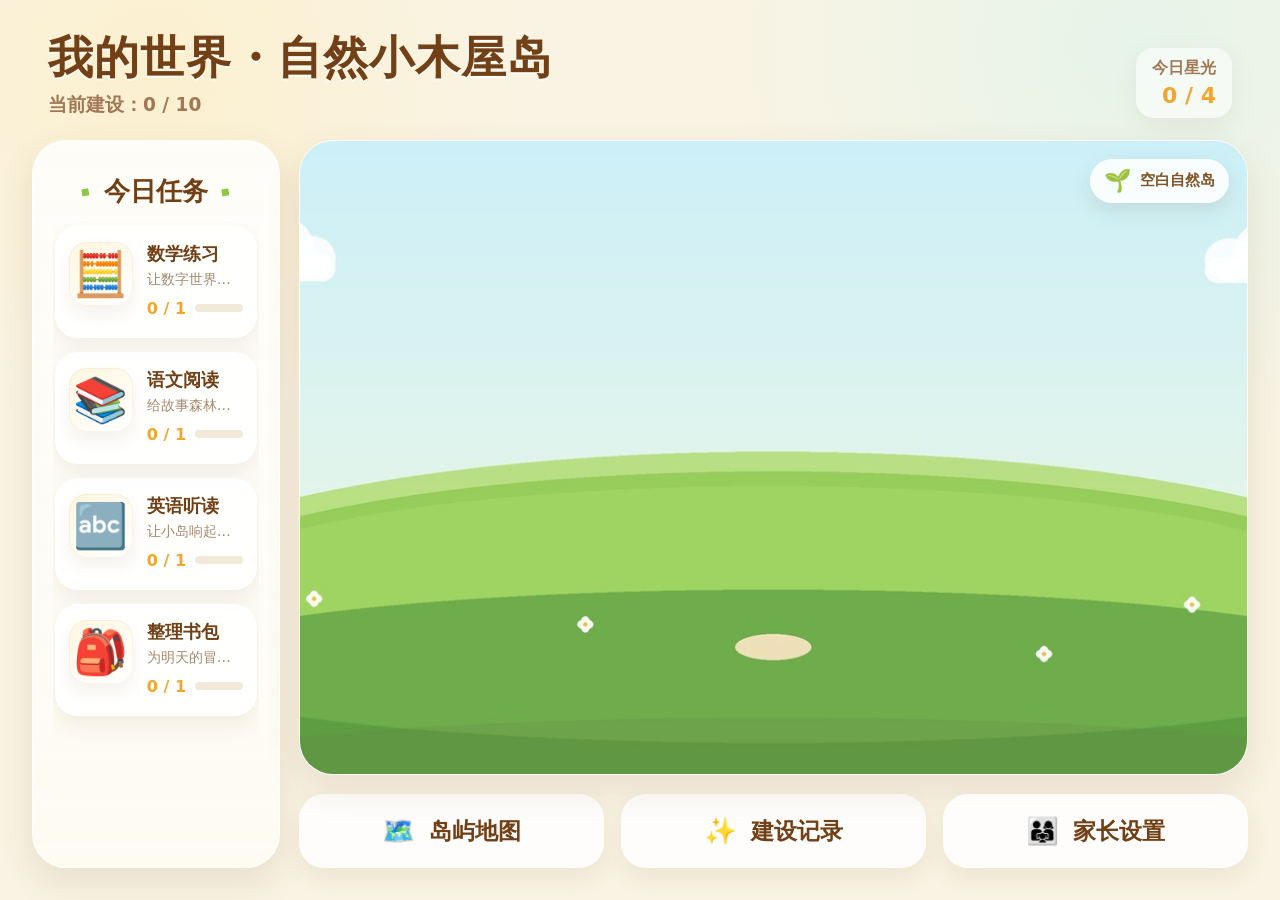
<file: index.html>
<!doctype html>
<html lang="zh-CN">
<head>
  <meta charset="utf-8">
  <meta name="viewport" content="width=device-width, initial-scale=1, viewport-fit=cover">
  <meta name="theme-color" content="#f8f1df">
  <meta name="apple-mobile-web-app-capable" content="yes">
  <meta name="mobile-web-app-capable" content="yes">
  <meta name="apple-mobile-web-app-status-bar-style" content="default">
  <meta name="apple-mobile-web-app-title" content="星芽岛">
  <title>星芽岛</title>
  <link rel="manifest" href="manifest.webmanifest">
  <link rel="apple-touch-icon" sizes="180x180" href="assets/icon-180.png">
  <link rel="stylesheet" href="styles.css?v=1.3.4">
</head>
<body>
  <main class="app-shell" id="app">
<header class="topbar">
      <div>
        <h1 id="islandTitle">我的世界・自然小木屋岛</h1>
        <p>当前建设：<strong id="buildCount">0</strong> / <span id="buildMax">10</span></p>
      </div>
      <div class="daily-light" aria-label="今日星光进度">
        <span>今日星光</span>
        <strong id="dailyLight">0 / 4</strong>
      </div>
    </header>

<section class="workspace">
      <aside class="task-panel" aria-label="今日任务">
        <div class="task-panel-title">
          <span class="leaf">◆</span>
          <h2>今日任务</h2>
          <span class="leaf">◆</span>
        </div>
        <div id="taskList" class="task-list"></div>

      </aside>

      <section class="island-column">
        <div class="island-stage" id="islandStage">
          <div class="scene-world" id="sceneWorld" aria-label="从零开始建设的自然小木屋岛">
            <img class="scene-base" src="assets/island-base-zero.jpg" alt="等待建设的空白小岛">
            <div class="coherent-build-layer" id="natureBuildLayer" aria-hidden="true"></div>
          </div>

          <div class="robot-world" id="robotWorld" aria-label="火星机器人基地岛">
            <img class="scene-base" src="assets/coherent-robot-base.jpg" alt="等待建设的空白火星基地">
            <div class="coherent-build-layer" id="robotBuildLayer" aria-hidden="true"></div>
          </div>

          <div class="coconut-world" id="coconutWorld" aria-label="椰子岛">
            <img class="scene-base" src="assets/coconut-island-base.jpg" alt="等待建设的椰子岛海面">
            <div class="coherent-build-layer" id="coconutBuildLayer" aria-hidden="true"></div>
          </div>
          <div class="rainforest-world" id="rainforestWorld" aria-label="雨林岛自由建造">
            <img class="scene-base rainforest-scene-base" src="assets/rainforest-island-base.jpg" alt="等待自由建造的空白雨林岛">
            <div class="rainforest-items-layer" id="rfItemsLayer"></div>

            <div class="rainforest-edit-toolbar" id="rfSelectionToolbar" hidden>
              <strong id="rfToolbarName">已选择素材</strong>
              <div class="rainforest-edit-actions">
                <button type="button" data-rf-action="grow" aria-label="放大">＋</button>
                <button type="button" data-rf-action="shrink" aria-label="缩小">－</button>
                <button type="button" data-rf-action="rotate-left" aria-label="向左旋转">↶</button>
                <button type="button" data-rf-action="rotate-right" aria-label="向右旋转">↷</button>
                <button type="button" data-rf-action="front" aria-label="向前一层">前</button>
                <button type="button" data-rf-action="back" aria-label="向后一层">后</button>
                <button type="button" data-rf-action="duplicate" aria-label="复制">⧉</button>
                <button type="button" data-rf-action="delete" class="rf-toolbar-delete" aria-label="删除">🗑</button>
              </div>
            </div>

            <div class="rainforest-stage-actions">
              <button type="button" id="rfUndoBtn">↶ 撤销</button>
              <button type="button" id="rfRedoBtn">↷ 恢复</button>
              <button type="button" id="rfOpenLibraryBtn" class="rf-library-primary">
                🌿 素材库
                <span id="rfUnlockedBadge">12 / 80</span>
              </button>
              <button type="button" id="rfSaveBtn">💾 保存</button>
            </div>
          </div>
          <div id="growthLayer" class="growth-layer" aria-hidden="true"></div>
          <div class="build-stage-badge" id="buildStageBadge">
            <span id="buildStageIcon">🌱</span>
            <strong id="buildStageName">荒地起步</strong>
          </div>

          <button class="scene-hotspot library-hotspot" data-place="树洞图书馆" aria-label="查看树洞图书馆"></button>
          <button class="scene-hotspot cottage-hotspot" data-place="自然小木屋" aria-label="查看自然小木屋"></button>
          <button class="scene-hotspot slide-hotspot" data-place="彩虹滑梯" aria-label="查看彩虹滑梯"></button>
          <button class="scene-hotspot robot-hotspot robot-energy-hotspot" data-place="充电花园" aria-label="查看机器人岛充电花园"></button>
          <button class="scene-hotspot robot-hotspot robot-buddies-hotspot" data-place="机械小伙伴" aria-label="查看机器人岛机械小伙伴"></button>
          <button class="scene-hotspot robot-hotspot robot-drone-hotspot" data-place="星星快递无人机" aria-label="查看机器人岛星星快递无人机"></button>

          <div class="scene-tip" id="sceneTip">完成今日任务，让小岛一点点成长</div>
        </div>

        <nav class="bottom-nav" aria-label="主导航">
          <button class="nav-button" id="mapBtn" type="button">
            <span class="nav-icon">🗺️</span>
            <span>岛屿地图</span>
          </button>
          <button class="nav-button" id="logBtn" type="button">
            <span class="nav-icon" id="logBtnIcon">✨</span>
            <span id="logBtnText">建设记录</span>
          </button>
          <button class="nav-button" id="parentBtn" type="button" aria-label="长按两秒进入家长设置">
            <span class="nav-icon">👨‍👩‍👧</span>
            <span>家长设置</span>
          </button>
        </nav>
      </section>
    </section>



  </main>

  <div class="modal-backdrop" id="modalBackdrop" hidden></div>

  <section class="modal task-modal" id="taskModal" role="dialog" aria-modal="true" aria-labelledby="taskModalTitle" hidden>
    <button class="modal-close" data-close-modal aria-label="关闭">×</button>
    <div class="modal-hero-icon" id="taskModalIcon">📋</div>
    <p class="eyebrow">今日任务</p>
    <h2 id="taskModalTitle">任务名称</h2>
    <p id="taskModalDescription" class="modal-description"></p>
    <div class="task-progress-large">
      <span id="taskModalProgress">0 / 1</span>
      <div class="progress-track"><span id="taskModalProgressBar"></span></div>
    </div>
    <button class="primary-button" id="completeTaskBtn" type="button">我完成啦</button>
  </section>

  <section class="modal wide-modal" id="mapModal" role="dialog" aria-modal="true" aria-labelledby="mapModalTitle" hidden>
    <button class="modal-close" data-close-modal aria-label="关闭">×</button>
    <p class="eyebrow">星芽群岛</p>
    <h2 id="mapModalTitle">岛屿地图</h2>
    <div class="island-map-grid">
      <button class="island-card current" id="natureIslandCard" data-island="nature" type="button">
        <div class="island-card-art">🏡</div>
        <h3>自然小木屋岛</h3>
        <p id="natureIslandDescription">当前建设中的成长世界</p>
        <span id="natureIslandStatus">建设中</span>
      </button>
      <button class="island-card locked" id="robotIslandCard" data-island="robot" type="button">
        <div class="island-card-art">🤖</div>
        <h3>火星机器人基地岛</h3>
        <p id="robotIslandDescription">完成自然小木屋岛后解锁</p>
        <span id="robotIslandStatus">尚未解锁</span>
      </button>
      <button class="island-card locked" id="coconutIslandCard" data-island="coconut" type="button" disabled>
        <div class="island-card-art">🥥</div>
        <h3>椰子岛</h3>
        <p id="coconutIslandDescription">完成火星机器人基地岛后解锁</p>
        <span id="coconutIslandStatus">尚未解锁</span>
      </button>
      <button class="island-card locked" id="rainforestIslandCard" data-island="rainforest" type="button" disabled>
        <div class="island-card-art">🌧️</div>
        <h3>雨林岛</h3>
        <p id="rainforestIslandDescription">完成椰子岛后解锁</p>
        <span id="rainforestIslandStatus">尚未解锁</span>
      </button>
    </div>
  </section>

  <section class="modal wide-modal" id="logModal" role="dialog" aria-modal="true" aria-labelledby="logModalTitle" hidden>
    <button class="modal-close" data-close-modal aria-label="关闭">×</button>
    <p class="eyebrow">每一点努力都会留下来</p>
    <h2 id="logModalTitle">建设记录</h2>
    <div id="logList" class="log-list"></div>
  </section>

  <section class="modal wide-modal rainforest-library-modal" id="rfLibraryModal" role="dialog" aria-modal="true" aria-labelledby="rfLibraryModalTitle" hidden>
    <button class="modal-close" data-close-modal aria-label="关闭">×</button>
    <p class="eyebrow">已解锁的素材可以无限重复使用</p>
    <h2 id="rfLibraryModalTitle">雨林素材库</h2>

    <div class="rf-library-summary">
      <span>已解锁</span>
      <strong id="rfLibraryUnlockedTotal">12 / 80</strong>
      <div class="progress-track"><span id="rfLibraryProgressBar"></span></div>
    </div>

    <div class="rf-modal-category-row" id="rfCategoryRow"></div>
    <div class="rf-modal-variant-grid" id="rfVariantRow"></div>
  </section>

  <section class="modal wide-modal rainforest-progress-modal" id="rainforestProgressModal" role="dialog" aria-modal="true" aria-labelledby="rainforestProgressTitle" hidden>
    <button class="modal-close" data-close-modal aria-label="关闭">×</button>
    <p class="eyebrow">在雨林岛完成任意任务会随机解锁新素材</p>
    <h2 id="rainforestProgressTitle">雨林建设进度</h2>

    <div class="rainforest-progress-hero">
      <div>
        <span>素材总进度</span>
        <strong id="rfProgressTotal">12 / 80</strong>
      </div>
      <div class="progress-track"><span id="rfProgressBar"></span></div>
      <p id="rfProgressTip">在雨林岛每完成一次任务，从尚未解锁的素材中随机获得一个。</p>
    </div>

    <div class="rainforest-category-progress" id="rfCategoryProgress"></div>

    <div class="rainforest-progress-actions">
      <button class="primary-button compact" id="rfProgressOpenLibrary" type="button">打开素材库</button>
      <button class="secondary-button" id="rfClearPlacedItems" type="button">清空已摆放素材</button>
    </div>
  </section>

  <section class="modal parent-modal" id="parentModal" role="dialog" aria-modal="true" aria-labelledby="parentModalTitle" hidden>
    <button class="modal-close" data-close-modal aria-label="关闭">×</button>
    <p class="eyebrow">家长区域</p>
    <h2 id="parentModalTitle">任务设置</h2>

    <form id="taskForm" class="task-form">
      <label>
        任务名称
        <input id="taskTitleInput" maxlength="18" placeholder="例如：阅读 15 分钟" required>
      </label>
      <label>
        鼓励说明
        <input id="taskSubtitleInput" maxlength="28" placeholder="例如：让故事树长出新叶">
      </label>
      <div class="form-row">
        <label>
          图标
          <select id="taskIconInput">
            <option>📚</option>
            <option>🧮</option>
            <option>🔤</option>
            <option>🎒</option>
            <option>💧</option>
            <option>🪵</option>
            <option>🎁</option>
            <option>⭐</option>
          </select>
        </label>
        <label>
          目标次数
          <input id="taskTargetInput" type="number" min="1" max="99" value="1" inputmode="numeric">
        </label>
        <label>
          任务类型
          <select id="taskKindInput">
            <option value="fixed">固定任务</option>
            <option value="temporary">临时任务</option>
          </select>
        </label>
      </div>
      <button class="primary-button compact" type="submit">添加任务</button>
    </form>

    <div class="parent-task-list" id="parentTaskList"></div>

    <div class="parent-actions">
      <button class="secondary-button" id="resetTodayBtn" type="button">重置今日进度</button>
      <button class="danger-button" id="restoreDefaultBtn" type="button">清除全部进度</button>
    </div>
  </section>

  <div class="celebration" id="celebration" aria-hidden="true">
    <span>✨</span><span>🌟</span><span>🍃</span><span>🌼</span><span>✨</span>
  </div>

  <div class="toast" id="toast" role="status" aria-live="polite"></div>

  <script src="app.js?v=1.3.4"></script>
  <script src="rainforest.js?v=1.3.4"></script>
</body>
</html>
</file>
<file: styles.css>
:root {
  --cream: #f9f3e3;
  --panel: rgba(255, 255, 255, 0.88);
  --panel-solid: #fffdf8;
  --brown: #724016;
  --brown-soft: #a17754;
  --orange: #f4a52d;
  --green: #56b05e;
  --green-soft: #92c95f;
  --sky: #d9f4fb;
  --line: rgba(125, 86, 50, 0.11);
  --shadow: 0 14px 35px rgba(115, 77, 35, 0.12);
  --radius-xl: 34px;
  --radius-lg: 25px;
  --radius-md: 18px;
}

* {
  box-sizing: border-box;
  -webkit-tap-highlight-color: transparent;
}

html,
body {
  margin: 0;
  min-width: 320px;
  min-height: 100%;
  background:
    radial-gradient(circle at 12% 8%, rgba(255, 236, 179, 0.42), transparent 26%),
    radial-gradient(circle at 89% 5%, rgba(206, 246, 242, 0.43), transparent 30%),
    var(--cream);
  color: var(--brown);
  font-family: "PingFang SC", "Microsoft YaHei", system-ui, -apple-system, sans-serif;
}

button,
input,
select {
  font: inherit;
}

button {
  color: inherit;
}

button:focus-visible,
input:focus-visible,
select:focus-visible {
  outline: 4px solid rgba(85, 176, 94, 0.24);
  outline-offset: 3px;
}

body {
  min-height: 100vh;
  overflow: hidden;
}

.app-shell {
  width: min(100vw, 1720px);
  height: 100vh;
  margin: 0 auto;
  padding: clamp(18px, 2.5vw, 40px);
  display: grid;
  grid-template-rows: auto 1fr;
  gap: clamp(14px, 1.7vw, 24px);
}

.topbar {
  display: flex;
  align-items: flex-end;
  justify-content: space-between;
  min-height: 86px;
  padding: 0 16px;
}

.topbar h1 {
  margin: 0;
  font-size: clamp(34px, 3.5vw, 58px);
  line-height: 1.04;
  letter-spacing: 0.02em;
  font-weight: 900;
  text-shadow: 0 2px 0 rgba(255,255,255,0.8);
}

.topbar p {
  margin: 10px 0 0;
  color: var(--brown-soft);
  font-size: clamp(17px, 1.45vw, 25px);
  font-weight: 700;
}

.daily-light {
  display: flex;
  flex-direction: column;
  align-items: flex-end;
  gap: 4px;
  padding: 10px 16px;
  border-radius: 18px;
  background: rgba(255,255,255,0.55);
  box-shadow: 0 8px 26px rgba(121, 79, 35, 0.08);
  color: var(--brown-soft);
  font-weight: 700;
}

.daily-light strong {
  color: var(--orange);
  font-size: 22px;
}

.workspace {
  min-height: 0;
  display: grid;
  grid-template-columns: clamp(248px, 19vw, 305px) minmax(0, 1fr);
  gap: clamp(16px, 1.5vw, 24px);
}

.task-panel {
  min-height: 0;
  padding: clamp(16px, 1.55vw, 24px);
  border-radius: var(--radius-xl);
  background: linear-gradient(180deg, rgba(255,255,255,0.84), rgba(255,253,247,0.78));
  box-shadow: var(--shadow);
  border: 1px solid rgba(255,255,255,0.7);
  display: flex;
  flex-direction: column;
  overflow: hidden;
}

.task-panel-title {
  min-height: 62px;
  display: flex;
  align-items: center;
  justify-content: center;
  gap: 13px;
}

.task-panel-title h2 {
  margin: 0;
  font-size: clamp(24px, 2vw, 32px);
  font-weight: 900;
}

.leaf {
  color: #8ec746;
  font-size: 13px;
  transform: rotate(35deg);
}

.task-list {
  flex: 1;
  min-height: 0;
  overflow-y: auto;
  overscroll-behavior: contain;
  scrollbar-width: thin;
  padding: 3px 2px 8px;
}

.task-card {
  width: 100%;
  min-height: 112px;
  margin: 0 0 14px;
  padding: 16px 14px;
  border: 0;
  border-radius: 23px;
  background: rgba(255,255,255,0.9);
  box-shadow: 0 9px 22px rgba(126, 82, 37, 0.09);
  display: grid;
  grid-template-columns: 66px 1fr;
  gap: 12px;
  text-align: left;
  cursor: pointer;
  transition: transform .18s ease, box-shadow .18s ease, background .18s ease;
}

.task-card:hover,
.task-card:active {
  transform: translateY(-2px);
  box-shadow: 0 12px 25px rgba(126, 82, 37, 0.14);
}

.task-card.completed {
  background: linear-gradient(135deg, rgba(244,255,239,0.96), rgba(255,255,255,0.96));
}

.task-icon {
  width: 64px;
  height: 64px;
  border-radius: 18px;
  display: grid;
  place-items: center;
  font-size: 44px;
  background: linear-gradient(145deg, #fff6df, #fff);
  box-shadow: inset 0 0 0 1px rgba(128, 87, 43, .06), 0 8px 16px rgba(128, 87, 43, .08);
}

.task-copy {
  min-width: 0;
  display: flex;
  flex-direction: column;
  justify-content: center;
}

.task-title-row {
  display: flex;
  align-items: center;
  justify-content: space-between;
  gap: 8px;
}

.task-title-row strong {
  overflow: hidden;
  text-overflow: ellipsis;
  white-space: nowrap;
  font-size: 18px;
}

.task-title-row .check {
  color: #37a954;
  font-size: 20px;
}

.task-subtitle {
  margin-top: 5px;
  overflow: hidden;
  text-overflow: ellipsis;
  white-space: nowrap;
  color: #a48971;
  font-size: 14px;
}

.task-progress {
  margin-top: 10px;
  display: flex;
  align-items: center;
  gap: 9px;
  color: var(--orange);
  font-weight: 900;
}

.task-mini-track {
  flex: 1;
  height: 8px;
  border-radius: 999px;
  overflow: hidden;
  background: #f1eadb;
}

.task-mini-track > span {
  display: block;
  height: 100%;
  border-radius: inherit;
  background: linear-gradient(90deg, #ffb434, #f39b26);
}

.small-action {
  flex: 0 0 auto;
  min-height: 46px;
  border: 0;
  border-radius: 16px;
  background: rgba(255,255,255,0.68);
  color: var(--brown-soft);
  font-weight: 800;
  cursor: pointer;
}

.island-column {
  min-width: 0;
  min-height: 0;
  display: grid;
  grid-template-rows: minmax(0, 1fr) 74px;
  gap: clamp(14px, 1.5vw, 22px);
}

.island-stage {
  min-height: 0;
  position: relative;
  overflow: hidden;
  border-radius: var(--radius-xl);
  background: var(--sky);
  box-shadow: var(--shadow);
  border: 1px solid rgba(255,255,255,0.92);
}

.scene-art {
  display: block;
  width: 100%;
  height: 100%;
  object-fit: cover;
  object-position: center;
  user-select: none;
  pointer-events: none;
}

.scene-tip {
  position: absolute;
  left: 50%;
  bottom: 18px;
  transform: translateX(-50%);
  padding: 9px 16px;
  border-radius: 999px;
  background: rgba(255,255,255,0.82);
  color: #805426;
  box-shadow: 0 8px 20px rgba(90, 64, 30, .12);
  font-weight: 800;
  font-size: 14px;
  opacity: 0;
  transition: opacity .2s ease, transform .2s ease;
  pointer-events: none;
  white-space: nowrap;
}

.scene-tip.show {
  opacity: 1;
  transform: translate(-50%, -5px);
}

.scene-hotspot {
  position: absolute;
  border: 0;
  background: transparent;
  cursor: pointer;
  border-radius: 50%;
}

.scene-hotspot::after {
  content: "";
  position: absolute;
  inset: 38%;
  border-radius: 50%;
  background: rgba(255,255,255,.5);
  opacity: 0;
  transform: scale(.7);
  transition: opacity .18s ease, transform .18s ease;
}

.scene-hotspot:hover::after,
.scene-hotspot:focus-visible::after {
  opacity: 1;
  transform: scale(1);
}

.library-hotspot {
  left: 21%;
  top: 22%;
  width: 23%;
  height: 53%;
}

.cottage-hotspot {
  left: 53%;
  top: 18%;
  width: 29%;
  height: 52%;
}

.slide-hotspot {
  left: 79%;
  top: 47%;
  width: 17%;
  height: 30%;
}

.growth-layer {
  position: absolute;
  inset: 0;
  pointer-events: none;
}

.growth-item {
  position: absolute;
  font-size: clamp(20px, 2vw, 34px);
  filter: drop-shadow(0 5px 8px rgba(87, 64, 27, .24));
  animation: popIn .5s cubic-bezier(.2,.85,.25,1.4) both;
}

.bottom-nav {
  display: grid;
  grid-template-columns: repeat(3, minmax(0, 1fr));
  gap: clamp(12px, 1.3vw, 20px);
}

.nav-button {
  border: 0;
  border-radius: 25px;
  background: rgba(255,255,255,0.86);
  box-shadow: 0 9px 24px rgba(126, 82, 37, 0.09);
  display: flex;
  align-items: center;
  justify-content: center;
  gap: 14px;
  font-size: clamp(18px, 1.8vw, 28px);
  font-weight: 900;
  cursor: pointer;
  transition: transform .18s ease, background .18s ease;
}

.nav-button:hover,
.nav-button:active {
  transform: translateY(-2px);
  background: #fff;
}

.nav-icon {
  font-size: 1.15em;
}

.modal-backdrop {
  position: fixed;
  inset: 0;
  z-index: 50;
  background: rgba(70, 48, 25, .28);
  backdrop-filter: blur(7px);
}

.modal {
  position: fixed;
  z-index: 60;
  left: 50%;
  top: 50%;
  transform: translate(-50%, -50%);
  width: min(92vw, 470px);
  max-height: 88vh;
  overflow: auto;
  padding: 30px;
  border-radius: 30px;
  background: #fffdf7;
  box-shadow: 0 30px 80px rgba(70, 45, 20, .28);
}

.modal[hidden],
.modal-backdrop[hidden] {
  display: none;
}

.wide-modal {
  width: min(92vw, 930px);
}

.parent-modal {
  width: min(92vw, 760px);
}

.modal-close {
  position: absolute;
  right: 18px;
  top: 15px;
  width: 42px;
  height: 42px;
  border: 0;
  border-radius: 50%;
  background: #f5eee1;
  color: #815a33;
  font-size: 28px;
  cursor: pointer;
}

.modal-hero-icon {
  width: 90px;
  height: 90px;
  margin: 0 auto 12px;
  display: grid;
  place-items: center;
  border-radius: 28px;
  background: #fff3d7;
  box-shadow: 0 10px 25px rgba(121, 81, 35, .11);
  font-size: 56px;
}

.eyebrow {
  margin: 0 0 7px;
  text-align: center;
  color: #9f7f61;
  font-size: 14px;
  font-weight: 900;
  letter-spacing: .12em;
}

.modal h2 {
  margin: 0 0 12px;
  text-align: center;
  font-size: 30px;
}

.modal-description {
  color: #8e735d;
  line-height: 1.7;
  text-align: center;
}

.task-progress-large {
  margin: 20px 0;
  text-align: center;
  color: var(--orange);
  font-size: 18px;
  font-weight: 900;
}

.progress-track {
  width: 100%;
  height: 12px;
  margin-top: 10px;
  overflow: hidden;
  border-radius: 999px;
  background: #f0e8da;
}

.progress-track span {
  display: block;
  height: 100%;
  border-radius: inherit;
  background: linear-gradient(90deg, #ffbd3f, #f29924);
}

.primary-button,
.secondary-button,
.danger-button {
  min-height: 52px;
  padding: 0 22px;
  border: 0;
  border-radius: 18px;
  font-weight: 900;
  cursor: pointer;
}

.primary-button {
  width: 100%;
  color: white;
  background: linear-gradient(135deg, #74bd55, #4ea653);
  box-shadow: 0 12px 25px rgba(72, 150, 79, .24);
}

.primary-button:disabled {
  opacity: .45;
  cursor: default;
}

.primary-button.compact {
  width: auto;
  min-width: 140px;
}

.secondary-button {
  background: #f1eadf;
  color: #795431;
}

.danger-button {
  background: #fff0eb;
  color: #c05d42;
}

.island-map-grid {
  display: grid;
  grid-template-columns: repeat(3, minmax(0, 1fr));
  gap: 16px;
  margin-top: 22px;
}

.island-card {
  padding: 24px 18px;
  border-radius: 23px;
  background: #fbf7eb;
  text-align: center;
  box-shadow: inset 0 0 0 1px rgba(119, 83, 46, .07);
}

.island-card.current {
  background: linear-gradient(145deg, #effadf, #fffdf5);
  box-shadow: inset 0 0 0 2px rgba(102, 175, 82, .25);
}

.island-card.locked {
  filter: saturate(.55);
  opacity: .72;
}

.island-card-art {
  font-size: 58px;
}

.island-card h3 {
  margin: 10px 0 6px;
}

.island-card p {
  min-height: 42px;
  color: #9c816b;
  font-size: 14px;
}

.island-card span {
  display: inline-block;
  padding: 6px 11px;
  border-radius: 999px;
  background: rgba(255,255,255,.75);
  font-size: 13px;
  font-weight: 900;
}

.log-list,
.parent-task-list {
  margin-top: 20px;
  display: grid;
  gap: 10px;
}

.log-entry,
.parent-task-row {
  padding: 14px 16px;
  border-radius: 17px;
  background: #f8f3e8;
}

.log-entry {
  display: grid;
  grid-template-columns: 46px 1fr;
  gap: 12px;
  align-items: center;
}

.log-entry .log-icon {
  font-size: 32px;
  text-align: center;
}

.log-entry strong {
  display: block;
  margin-bottom: 4px;
}

.log-entry small {
  color: #a08770;
}

.empty-state {
  padding: 30px;
  border-radius: 18px;
  background: #f8f3e8;
  color: #9b8067;
  text-align: center;
}

.task-form {
  padding: 18px;
  border-radius: 22px;
  background: #f8f3e8;
}

.task-form label {
  display: grid;
  gap: 7px;
  color: #8a694a;
  font-size: 14px;
  font-weight: 800;
}

.task-form input,
.task-form select {
  width: 100%;
  min-height: 44px;
  border: 1px solid rgba(119, 83, 46, .12);
  border-radius: 13px;
  background: white;
  color: #71471f;
  padding: 0 12px;
}

.form-row {
  display: grid;
  grid-template-columns: 1fr 1fr 1.4fr;
  gap: 10px;
  margin: 12px 0;
}

.parent-task-row {
  display: grid;
  grid-template-columns: 42px 1fr auto;
  gap: 12px;
  align-items: center;
}

.parent-task-row .icon {
  font-size: 30px;
}

.parent-task-row strong {
  display: block;
}

.parent-task-row small {
  color: #9c816a;
}

.delete-task {
  width: 38px;
  height: 38px;
  border: 0;
  border-radius: 12px;
  background: #fff0eb;
  color: #c15e45;
  cursor: pointer;
}

.parent-actions {
  display: flex;
  flex-wrap: wrap;
  gap: 10px;
  margin-top: 20px;
}

.celebration {
  position: fixed;
  z-index: 90;
  inset: 0;
  display: none;
  align-items: center;
  justify-content: center;
  pointer-events: none;
}

.celebration.active {
  display: flex;
}

.celebration span {
  position: absolute;
  font-size: clamp(34px, 5vw, 70px);
  animation: burst .95s ease-out both;
}

.celebration span:nth-child(1) { transform: translate(-180px, -40px); }
.celebration span:nth-child(2) { transform: translate(-90px, -120px); animation-delay: .06s; }
.celebration span:nth-child(3) { transform: translate(10px, -145px); animation-delay: .1s; }
.celebration span:nth-child(4) { transform: translate(105px, -100px); animation-delay: .14s; }
.celebration span:nth-child(5) { transform: translate(185px, -20px); animation-delay: .18s; }

.toast {
  position: fixed;
  z-index: 100;
  left: 50%;
  bottom: 28px;
  transform: translate(-50%, 24px);
  max-width: min(86vw, 620px);
  padding: 13px 20px;
  border-radius: 999px;
  background: rgba(91, 61, 30, .92);
  color: #fff;
  box-shadow: 0 14px 35px rgba(61, 38, 16, .22);
  font-weight: 800;
  opacity: 0;
  pointer-events: none;
  transition: opacity .2s ease, transform .2s ease;
}

.toast.show {
  opacity: 1;
  transform: translate(-50%, 0);
}

@keyframes popIn {
  from { opacity: 0; transform: scale(.3) translateY(18px); }
  to { opacity: 1; transform: scale(1) translateY(0); }
}

@keyframes burst {
  0% { opacity: 0; scale: .4; }
  30% { opacity: 1; }
  100% { opacity: 0; translate: 0 -80px; scale: 1.25; }
}

@media (max-width: 980px) {
  .app-shell {
    padding: 16px;
  }

  .workspace {
    grid-template-columns: 236px minmax(0, 1fr);
  }

  .topbar {
    min-height: 76px;
  }

  .task-panel {
    padding: 14px;
  }

  .task-card {
    grid-template-columns: 54px 1fr;
    min-height: 100px;
    padding: 13px 11px;
  }

  .task-icon {
    width: 52px;
    height: 52px;
    font-size: 35px;
  }

  .task-title-row strong {
    font-size: 16px;
  }

  .nav-button {
    font-size: 18px;
  }
}

@media (max-width: 760px), (orientation: portrait) and (max-width: 900px) {
  body {
    overflow: auto;
  }

  .app-shell {
    height: auto;
    min-height: 100vh;
  }

  .topbar {
    align-items: flex-start;
  }

  .daily-light {
    display: none;
  }

  .workspace {
    grid-template-columns: 1fr;
  }

  .task-panel {
    max-height: 390px;
  }

  .island-column {
    grid-template-rows: minmax(330px, 58vw) 68px;
  }

  .task-list {
    display: grid;
    grid-template-columns: repeat(2, minmax(0, 1fr));
    gap: 10px;
  }

  .task-card {
    margin: 0;
  }
}

@media (prefers-reduced-motion: reduce) {
  *,
  *::before,
  *::after {
    scroll-behavior: auto !important;
    animation-duration: .001ms !important;
    transition-duration: .001ms !important;
  }
}


/* v2.8 — 从 0 开始建设，不再预先显示完整岛屿 */
.scene-world {
  position: absolute;
  inset: 0;
  overflow: hidden;
}

.scene-base,
.final-scene {
  position: absolute;
  inset: 0;
  width: 100%;
  height: 100%;
  object-fit: cover;
  object-position: center;
  user-select: none;
  pointer-events: none;
}

.scene-base {
  z-index: 1;
}

.final-scene {
  z-index: 18;
  opacity: 0;
  transition: opacity .8s ease;
}

.construction-layer {
  position: absolute;
  z-index: 5;
  display: block;
  object-fit: contain;
  object-position: center;
  pointer-events: none;
  user-select: none;
  opacity: var(--layer-opacity, 0);
  clip-path: inset(var(--layer-clip, 100%) 0 0 0);
  transform: translateY(var(--layer-shift, 10px)) scale(var(--layer-scale, .96));
  transform-origin: bottom center;
  filter: drop-shadow(0 7px 7px rgba(74, 58, 30, .12));
  transition:
    opacity .65s ease,
    clip-path .8s cubic-bezier(.2,.7,.2,1),
    transform .8s cubic-bezier(.2,.7,.2,1);
}

.mascot-layer {
  left: 36.34%;
  top: 65.42%;
  width: 10.38%;
  height: 22.59%;
  z-index: 13;
}

.path-layer {
  inset: 0;
  width: 100%;
  height: 100%;
  z-index: 4;
}

.forest-layer {
  left: 3.04%;
  top: 21.03%;
  width: 23.32%;
  height: 52.80%;
  z-index: 7;
}

.library-layer {
  left: 19.81%;
  top: 22.59%;
  width: 25.32%;
  height: 53.74%;
  z-index: 9;
}

.cottage-layer {
  left: 49.92%;
  top: 14.02%;
  width: 34.90%;
  height: 58.41%;
  z-index: 10;
}

.slide-layer {
  left: 77.80%;
  top: 39.72%;
  width: 22.20%;
  height: 38.94%;
  z-index: 11;
}

.build-stage-badge {
  position: absolute;
  z-index: 30;
  right: 18px;
  top: 18px;
  display: flex;
  align-items: center;
  gap: 9px;
  min-height: 44px;
  padding: 8px 14px;
  border-radius: 999px;
  background: rgba(255,255,255,.86);
  box-shadow: 0 8px 22px rgba(91,66,32,.12);
  color: #805426;
  backdrop-filter: blur(6px);
}

.build-stage-badge span {
  font-size: 22px;
}

.build-stage-badge strong {
  font-size: 15px;
}

.island-stage.is-complete .final-scene {
  opacity: 1;
}

.island-stage.is-complete .construction-layer,
.island-stage.is-complete .scene-base {
  opacity: 0;
  transition: opacity .8s ease;
}


/* v2.8.1 强制从零版 */
.version-badge {
  position: fixed;
  z-index: 120;
  right: 14px;
  bottom: 10px;
  padding: 7px 11px;
  border-radius: 999px;
  background: rgba(97, 67, 35, .86);
  color: #fff;
  font-size: 12px;
  font-weight: 900;
  letter-spacing: .04em;
  pointer-events: none;
  box-shadow: 0 7px 18px rgba(64, 42, 18, .18);
}

.island-stage[data-build-count="0"] .final-scene,
.island-stage[data-build-count="0"] .forest-layer,
.island-stage[data-build-count="0"] .library-layer,
.island-stage[data-build-count="0"] .cottage-layer,
.island-stage[data-build-count="0"] .slide-layer,
.island-stage[data-build-count="0"] .path-layer {
  opacity: 0 !important;
  clip-path: inset(100% 0 0 0) !important;
}

.island-stage[data-build-count="0"] .scene-tip {
  opacity: 1;
  transform: translate(-50%, 0);
}


/* v2.8.3 — 多日时间轴测试版 */
.app-shell {
  grid-template-rows: auto auto minmax(0, 1fr);
  gap: 13px;
}

.timeline-test {
  margin: -4px 14px 0;
  padding: 10px 14px 9px;
  border-radius: 22px;
  background: linear-gradient(135deg, rgba(255,251,235,.94), rgba(239,251,235,.94));
  border: 1px solid rgba(123, 167, 86, .18);
  box-shadow: 0 8px 22px rgba(91, 66, 31, .09);
  display: grid;
  grid-template-columns: auto minmax(420px, 1fr);
  grid-template-rows: auto auto;
  column-gap: 18px;
  row-gap: 8px;
  align-items: center;
}

.timeline-summary {
  grid-row: 1 / span 2;
  min-width: 240px;
  display: grid;
  grid-template-columns: repeat(2, auto);
  align-items: center;
  justify-content: start;
  gap: 4px 13px;
  color: #7c5834;
  font-size: 13px;
}

.timeline-summary strong {
  font-size: 21px;
  color: #5c9c4d;
}

.test-label {
  grid-column: 1 / -1;
  font-size: 14px;
  font-weight: 900;
  color: #8c6238;
}

.timeline-stage {
  grid-column: 1 / -1;
  color: #a2794c;
  font-weight: 900;
}

.timeline-controls {
  min-width: 0;
  display: grid;
  grid-template-columns: auto minmax(170px, 1fr) auto auto auto;
  gap: 8px;
  align-items: center;
}

.timeline-button,
.timeline-jumps button {
  min-height: 36px;
  padding: 0 12px;
  border: 0;
  border-radius: 12px;
  background: rgba(255,255,255,.86);
  color: #79522f;
  font-size: 13px;
  font-weight: 900;
  cursor: pointer;
  box-shadow: 0 5px 13px rgba(100,70,34,.08);
}

.timeline-button:hover,
.timeline-jumps button:hover,
.timeline-jumps button.active {
  transform: translateY(-1px);
  background: #fff;
}

.timeline-button.accent {
  color: #fff;
  background: linear-gradient(135deg, #79bd58, #55a653);
}

.timeline-button.mode-live {
  color: #fff;
  background: linear-gradient(135deg, #f1a63a, #e78826);
}

.timeline-range {
  width: 100%;
  accent-color: #72b857;
}

.timeline-jumps {
  display: flex;
  gap: 7px;
  min-width: 0;
  overflow-x: auto;
  padding-bottom: 1px;
}

.timeline-jumps button {
  min-height: 31px;
  white-space: nowrap;
  padding-inline: 10px;
  font-size: 12px;
}

.timeline-test.live-mode .timeline-range,
.timeline-test.live-mode .timeline-jumps,
.timeline-test.live-mode #previewPrevBtn,
.timeline-test.live-mode #previewNextBtn,
.timeline-test.live-mode #previewPlayBtn {
  opacity: .38;
  pointer-events: none;
}

.task-card.preview-card {
  cursor: default;
}

.task-card.preview-card:hover,
.task-card.preview-card:active {
  transform: none;
}

.preview-note {
  display: inline-flex;
  align-items: center;
  gap: 5px;
  margin-top: 7px;
  color: #78945e;
  font-size: 12px;
  font-weight: 800;
}

@media (max-width: 1120px) {
  .timeline-test {
    grid-template-columns: 1fr;
  }

  .timeline-summary {
    grid-row: auto;
    grid-template-columns: repeat(4, auto);
    min-width: 0;
  }

  .test-label,
  .timeline-stage {
    grid-column: auto;
  }
}

@media (max-width: 850px) {
  .timeline-controls {
    grid-template-columns: auto minmax(120px, 1fr) auto;
  }

  #previewPlayBtn,
  #previewModeBtn {
    grid-column: span 1;
  }

  .timeline-summary {
    grid-template-columns: repeat(2, auto);
  }

  .test-label,
  .timeline-stage {
    grid-column: 1 / -1;
  }
}

@media (max-width: 640px) {
  .timeline-controls {
    grid-template-columns: 1fr 1fr;
  }

  .timeline-range {
    grid-column: 1 / -1;
    grid-row: 1;
  }
}


/* v2.8.4 — 完成第一座岛后解锁机器人基地岛 */
.robot-world {
  position: absolute;
  inset: 0;
  display: none;
  overflow: hidden;
}

.island-stage.robot-island .scene-world,
.island-stage.robot-island .scene-hotspot {
  display: none;
}

.island-stage.robot-island .robot-world {
  display: block;
}

.robot-path-layer,
.robot-solar-layer,
.robot-gears-layer,
.robot-lab-layer,
.robot-tower-layer {
  inset: 0;
  width: 100%;
  height: 100%;
}

.island-card {
  border: 0;
  font: inherit;
  color: inherit;
  cursor: pointer;
  transition: transform .18s ease, opacity .18s ease, box-shadow .18s ease;
}

.island-card:not(.locked):hover {
  transform: translateY(-4px);
  box-shadow: 0 12px 25px rgba(102, 76, 42, .13);
}

.island-card.locked {
  cursor: not-allowed;
}

.island-card.unlocked {
  background: linear-gradient(145deg, #e9f8ff, #fffdf5);
  box-shadow: inset 0 0 0 2px rgba(77, 160, 190, .25);
  filter: none;
  opacity: 1;
}

.island-card.completed {
  background: linear-gradient(145deg, #effadf, #fffdf5);
  box-shadow: inset 0 0 0 2px rgba(102, 175, 82, .35);
}

.island-card.current {
  transform: translateY(-2px);
}

.unlock-flash {
  animation: unlockFlash 1.25s ease both;
}

@keyframes unlockFlash {
  0% { box-shadow: 0 0 0 0 rgba(255, 198, 54, .75); }
  45% { box-shadow: 0 0 0 18px rgba(255, 198, 54, 0); }
  100% { box-shadow: 0 0 0 0 rgba(255, 198, 54, 0); }
}



/* v2.8.5 — 自然岛和机器人岛都可使用 0–15 天完整预览 */
.timeline-test.robot-mode {
  background: linear-gradient(135deg, rgba(234,248,255,.96), rgba(246,250,241,.96));
  border-color: rgba(65, 151, 190, .22);
}

.timeline-test.robot-mode .test-label,
.timeline-test.robot-mode .timeline-stage {
  color: #477b94;
}

.timeline-test.robot-mode .timeline-button.accent {
  background: linear-gradient(135deg, #66b7d2, #448fae);
}

.timeline-jumps button[data-preview-day="15"] {
  color: #fff;
  background: linear-gradient(135deg, #f1a83b, #e78b28);
}

.robot-preview-note {
  color: #4f8ca8;
  font-weight: 900;
}


/* v2.8.6 — 第三座岛：海底邮局岛 */
.ocean-world {
  position: absolute;
  inset: 0;
  display: none;
  overflow: hidden;
}

.island-stage.ocean-island .scene-world,
.island-stage.ocean-island .robot-world,
.island-stage.ocean-island .scene-hotspot {
  display: none;
}

.island-stage.ocean-island .ocean-world {
  display: block;
}

.island-stage.robot-island .ocean-world {
  display: none;
}

.ocean-path-layer,
.ocean-coral-layer,
.ocean-delivery-layer,
.ocean-postoffice-layer,
.ocean-bubbles-layer {
  inset: 0;
  width: 100%;
  height: 100%;
}

.timeline-test.ocean-mode {
  background: linear-gradient(135deg, rgba(220,249,250,.97), rgba(231,244,255,.96));
  border-color: rgba(58, 153, 178, .25);
}

.timeline-test.ocean-mode .test-label,
.timeline-test.ocean-mode .timeline-stage {
  color: #367b91;
}

.timeline-test.ocean-mode .timeline-button.accent {
  background: linear-gradient(135deg, #50b7bf, #367fa4);
}

.island-card.ocean-unlocked {
  background: linear-gradient(145deg, #e2fbfa, #f8fbff);
  box-shadow: inset 0 0 0 2px rgba(50, 160, 176, .28);
  filter: none;
  opacity: 1;
}


/* 星芽岛 iPad 正式版 v1.0 */
.app-shell {
  grid-template-rows: auto minmax(0, 1fr);
  gap: clamp(14px, 1.7vw, 24px);
  padding-top: max(clamp(18px, 2.5vw, 40px), env(safe-area-inset-top));
  padding-right: max(clamp(18px, 2.5vw, 40px), env(safe-area-inset-right));
  padding-bottom: max(clamp(18px, 2.5vw, 40px), env(safe-area-inset-bottom));
  padding-left: max(clamp(18px, 2.5vw, 40px), env(safe-area-inset-left));
}

.version-badge,
.timeline-test {
  display: none !important;
}

#parentBtn {
  position: relative;
  overflow: hidden;
  touch-action: none;
  user-select: none;
  -webkit-user-select: none;
}

#parentBtn::after {
  content: "";
  position: absolute;
  inset: auto 0 0;
  height: 5px;
  background: linear-gradient(90deg, #75bd58, #f0ae39);
  transform: scaleX(0);
  transform-origin: left center;
}

#parentBtn.holding::after {
  animation: parentHoldProgress 1.8s linear forwards;
}

@keyframes parentHoldProgress {
  to { transform: scaleX(1); }
}

.ocean-world {
  position: absolute;
  inset: 0;
  display: none;
  overflow: hidden;
}

.island-stage.ocean-island .scene-world,
.island-stage.ocean-island .robot-world,
.island-stage.ocean-island .scene-hotspot {
  display: none;
}

.island-stage.ocean-island .ocean-world {
  display: block;
}

.island-stage.robot-island .ocean-world {
  display: none;
}

.ocean-path-layer,
.ocean-coral-layer,
.ocean-delivery-layer,
.ocean-postoffice-layer,
.ocean-bubbles-layer {
  inset: 0;
  width: 100%;
  height: 100%;
}

.island-card.unlocked,
.island-card.ocean-unlocked {
  filter: none;
  opacity: 1;
}

.island-card:disabled {
  pointer-events: none;
}

@media (display-mode: standalone) {
  body {
    overscroll-behavior: none;
  }
}

@media (orientation: portrait) and (min-width: 760px) {
  .app-shell::before {
    content: "横屏使用体验更好";
    position: fixed;
    z-index: 130;
    left: 50%;
    top: max(10px, env(safe-area-inset-top));
    transform: translateX(-50%);
    padding: 8px 14px;
    border-radius: 999px;
    background: rgba(92, 64, 33, .88);
    color: #fff;
    font-size: 13px;
    font-weight: 800;
    pointer-events: none;
  }
}


/* v1.1 — 第四座岛：椰子岛；保持原页面布局不变 */
.coconut-world {
  position: absolute;
  inset: 0;
  display: none;
  overflow: hidden;
}

.island-stage.coconut-island .scene-world,
.island-stage.coconut-island .robot-world,
.island-stage.coconut-island .ocean-world,
.island-stage.coconut-island .scene-hotspot {
  display: none;
}

.island-stage.coconut-island .coconut-world {
  display: block;
}

.island-stage.robot-island .coconut-world,
.island-stage.ocean-island .coconut-world {
  display: none;
}

.coconut-island-layer,
.coconut-animals-layer,
.coconut-trunk-layer,
.coconut-leaves-layer,
.coconut-fruit-layer,
.coconut-grove-layer {
  inset: 0;
  width: 100%;
  height: 100%;
}

.coconut-trunk-layer,
.coconut-leaves-layer,
.coconut-fruit-layer,
.coconut-grove-layer {
  filter: drop-shadow(0 7px 7px rgba(71, 66, 25, .12));
}

/* iPad 触控：减少按钮双击缩放和点击延迟，不改变布局 */
button,
input,
select {
  touch-action: manipulation;
}


/* v1.2.1 第五座雨林岛。原有前四岛选择器和样式未改动。 */
.rainforest-editor { display: none; }

body.rainforest-mode {
  overflow: hidden;
  background: linear-gradient(145deg, #e6f5db, #d7f0eb);
}

body.rainforest-mode .app-shell {
  width: 100%;
  max-width: none;
  height: 100dvh;
  display: block;
  padding: max(8px, env(safe-area-inset-top))
           max(8px, env(safe-area-inset-right))
           max(8px, env(safe-area-inset-bottom))
           max(8px, env(safe-area-inset-left));
}

body.rainforest-mode .app-shell > .topbar,
body.rainforest-mode .app-shell > .workspace {
  display: none !important;
}

body.rainforest-mode .rainforest-editor {
  height: calc(100dvh - 16px);
  display: grid;
  grid-template-rows: auto minmax(0, 1fr) auto;
  overflow: hidden;
  border-radius: 25px;
  border: 2px solid rgba(106, 161, 67, .35);
  background: #fffceb;
  box-shadow: 0 18px 48px rgba(42, 83, 38, .18);
}

.rf-topbar {
  min-height: 72px;
  display: flex;
  align-items: center;
  justify-content: space-between;
  gap: 15px;
  padding: 10px 18px;
  background: linear-gradient(180deg, #fffdf2, #f5eec9);
  border-bottom: 1px solid rgba(114, 157, 69, .2);
}

.rf-title-group {
  display: flex;
  align-items: center;
  gap: 11px;
  color: #3f7533;
}

.rf-title-leaf { font-size: 32px; }
.rf-title-group h1 { margin: 0; font-size: clamp(21px, 2.2vw, 35px); }
.rf-title-group p { margin: 3px 0 0; color: #7a8c61; font-size: 11px; }

.rf-header-actions {
  display: flex;
  justify-content: flex-end;
  gap: 7px;
  flex-wrap: wrap;
}

.rf-header-actions button {
  min-height: 38px;
  border: 0;
  border-radius: 999px;
  padding: 7px 12px;
  color: #58723e;
  background: rgba(255,255,255,.88);
  box-shadow: 0 4px 12px rgba(65, 91, 43, .12);
  font: inherit;
  font-size: 12px;
  font-weight: 900;
  cursor: pointer;
}

.rf-header-actions button:disabled { opacity: .38; }
.rf-header-actions .rf-save { color: white; background: linear-gradient(135deg,#7dc459,#54a546); }

.rf-workspace {
  min-height: 0;
  display: grid;
  grid-template-columns: clamp(210px, 18vw, 280px) minmax(0, 1fr);
  gap: 10px;
  padding: 10px;
  background: linear-gradient(180deg,#dff3dc,#cfebe2);
}

.rf-inspector {
  min-height: 0;
  display: flex;
  flex-direction: column;
  overflow: auto;
  border-radius: 20px;
  background: rgba(255,253,238,.97);
  border: 1px solid rgba(107,158,70,.25);
  box-shadow: 0 9px 24px rgba(46,80,39,.13);
}

.rf-inspector-title {
  padding: 12px 15px;
  color: white;
  background: linear-gradient(135deg,#75ae4b,#55943c);
  font-weight: 1000;
}

.rf-empty-selection {
  margin: auto 0;
  padding: 24px 17px;
  text-align: center;
  color: #5c6e49;
}

.rf-empty-selection > div { font-size: 48px; }
.rf-empty-selection p { color: #899476; font-size: 12px; line-height: 1.55; }

.rf-selection-details { padding: 13px; }

.rf-selected-head {
  display: grid;
  grid-template-columns: 74px minmax(0,1fr);
  gap: 11px;
  align-items: center;
}

.rf-selected-thumb {
  width: 74px;
  height: 74px;
  display: grid;
  place-items: center;
  overflow: hidden;
  border-radius: 17px;
  background: linear-gradient(145deg,#edf8d8,#daedc7);
}
.rf-selected-thumb img { width: 100%; height: 100%; object-fit: contain; }
.rf-selected-thumb span { font-size: 42px; }
.rf-selected-head h2 { margin:0; color:#345e2d; font-size:19px; }
.rf-selected-head p { margin:4px 0 0; color:#84916e; font-size:11px; }

.rf-properties {
  margin: 13px 0;
  padding: 4px 11px;
  border-radius: 15px;
  background: #f6f4df;
}

.rf-properties > div {
  display:flex;
  justify-content:space-between;
  gap:10px;
  padding:8px 0;
  border-bottom:1px solid rgba(113,145,75,.13);
  font-size:12px;
}
.rf-properties > div:last-child { border-bottom:0; }
.rf-properties dt { color:#73815f; font-weight:800; }
.rf-properties dd { margin:0; color:#415b34; font-weight:1000; }

.rf-description { min-height:42px; color:#6c795a; font-size:11px; line-height:1.5; }

.rf-edit-grid {
  display:grid;
  grid-template-columns:repeat(2,minmax(0,1fr));
  gap:6px;
}

.rf-edit-grid button,
.rf-inspector-footer button {
  min-height:36px;
  border:0;
  border-radius:12px;
  color:#55713c;
  background:linear-gradient(145deg,#fff,#edf4db);
  box-shadow:0 3px 9px rgba(67,91,47,.1);
  font:inherit;
  font-size:11px;
  font-weight:900;
  cursor:pointer;
}

.rf-edit-grid .rf-delete { color:#a04f42; background:linear-gradient(145deg,#fff,#ffe4de); }

.rf-inspector-footer {
  margin-top:auto;
  display:grid;
  gap:6px;
  padding:11px 13px 13px;
  text-align:center;
}
.rf-inspector-footer small { color:#899476; font-size:9px; }

.rf-stage-column { min-width:0; min-height:0; display:grid; place-items:center; }
.rf-stage {
  position:relative;
  width:100%;
  max-height:100%;
  aspect-ratio:1252/642;
  overflow:hidden;
  border-radius:22px;
  border:2px solid rgba(56,151,180,.48);
  background:#afe6ef;
  box-shadow:0 11px 27px rgba(30,89,77,.18);
  touch-action:none;
  user-select:none;
}

.rf-stage-bg { position:absolute; inset:0; width:100%; height:100%; object-fit:cover; pointer-events:none; }
.rf-items-layer { position:absolute; inset:0; z-index:5; }

.rf-build-item {
  position:absolute;
  display:grid;
  place-items:center;
  transform:translate(-50%,-50%) rotate(var(--item-rotation,0deg))
    scale(calc(var(--item-scale,1)*var(--item-flip,1)),var(--item-scale,1));
  transform-origin:center;
  cursor:grab;
  touch-action:none;
  filter:hue-rotate(var(--item-hue,0deg)) drop-shadow(0 7px 7px rgba(25,51,22,.2));
}

.rf-build-item img {
  display:block;
  width:100%;
  height:auto;
  max-height:360px;
  object-fit:contain;
  pointer-events:none;
  user-select:none;
  -webkit-user-drag:none;
}
.rf-item-emoji { font-size:80px; line-height:1; }
.rf-build-item.selected {
  filter:hue-rotate(var(--item-hue,0deg)) drop-shadow(0 0 2px #fff) drop-shadow(0 0 8px #25b7f4)
    drop-shadow(0 7px 7px rgba(25,51,22,.2));
}
.rf-build-item.selected::after {
  content:"";
  position:absolute;
  inset:-8px;
  border:2px dashed white;
  border-radius:17px;
  box-shadow:0 0 0 2px rgba(34,174,231,.9);
  pointer-events:none;
}
.rf-item-river,.rf-item-soil { mix-blend-mode:multiply; }
.rf-item-rain { mix-blend-mode:screen; }

.rf-quick-tools {
  position:absolute;
  z-index:80;
  display:flex;
  gap:5px;
  transform:translate(-50%,-50%);
}
.rf-quick-tools[hidden] { display:none; }
.rf-quick-tools button {
  width:37px;
  height:37px;
  display:grid;
  place-items:center;
  border:2px solid white;
  border-radius:50%;
  color:#3c7c49;
  background:rgba(255,255,255,.96);
  box-shadow:0 6px 15px rgba(40,75,39,.22);
  font:inherit;
  font-weight:1000;
  cursor:pointer;
}

.rf-stage-tip {
  position:absolute;
  z-index:90;
  left:50%;
  bottom:11px;
  transform:translateX(-50%);
  padding:7px 14px;
  border-radius:999px;
  color:#4e7040;
  background:rgba(255,255,255,.82);
  box-shadow:0 5px 14px rgba(44,78,40,.13);
  font-size:11px;
  font-weight:900;
  white-space:nowrap;
  pointer-events:none;
}

.rf-library {
  min-height:145px;
  display:grid;
  grid-template-columns:125px minmax(0,1fr);
  gap:9px;
  padding:8px 11px 11px;
  background:linear-gradient(180deg,#fffbe8,#f5edc8);
  border-top:1px solid rgba(123,157,76,.22);
}

.rf-library-label {
  display:flex;
  align-items:center;
  gap:8px;
  padding:8px;
  border-radius:17px;
  background:rgba(255,255,255,.65);
}
.rf-library-label > span { font-size:38px; }
.rf-library-label strong,.rf-library-label small { display:block; }
.rf-library-label strong { color:#477438; font-size:16px; }
.rf-library-label small { color:#8b8d6e; font-size:9px; }

.rf-library-scroll { min-width:0; display:grid; grid-template-rows:auto auto; gap:6px; }
.rf-category-row,.rf-variant-row {
  min-width:0;
  display:flex;
  gap:6px;
  overflow-x:auto;
  overflow-y:hidden;
  scrollbar-width:thin;
  overscroll-behavior-x:contain;
}

.rf-category-button {
  flex:0 0 86px;
  min-height:52px;
  display:grid;
  grid-template-columns:29px 1fr auto;
  align-items:center;
  gap:3px;
  padding:5px 7px;
  border:2px solid transparent;
  border-radius:14px;
  color:#617446;
  background:rgba(255,255,255,.78);
  font:inherit;
  cursor:pointer;
}
.rf-category-button.active { border-color:#68b34e; background:#f3ffdf; }
.rf-category-button > span { font-size:23px; }
.rf-category-button strong { font-size:10px; white-space:nowrap; }
.rf-category-button small {
  display:grid;
  place-items:center;
  min-width:18px;height:18px;
  border-radius:999px;
  color:white;background:#78af55;
  font-size:8px;font-weight:900;
}

.rf-variant-row { min-height:65px; }
.rf-variant-button {
  flex:0 0 94px;
  min-height:64px;
  display:grid;
  grid-template-rows:40px auto;
  place-items:center;
  gap:1px;
  padding:4px 5px;
  border:1px solid rgba(127,153,75,.2);
  border-radius:13px;
  color:#5f7046;
  background:rgba(255,255,255,.76);
  font:inherit;
  cursor:pointer;
}
.rf-variant-button img { max-width:70px; max-height:40px; object-fit:contain; }
.rf-variant-emoji { font-size:30px; }
.rf-variant-button strong {
  max-width:85px;
  overflow:hidden;
  text-overflow:ellipsis;
  white-space:nowrap;
  font-size:9px;
}

/* 仅电脑测试入口显示，不属于正式页面。 */
.desktop-test-panel {
  position:fixed;
  right:12px;
  bottom:12px;
  z-index:1000;
  width:310px;
  border:2px solid rgba(72,122,181,.35);
  border-radius:20px;
  color:#314b63;
  background:rgba(248,252,255,.97);
  box-shadow:0 16px 38px rgba(34,57,79,.25);
  backdrop-filter:blur(12px);
}

.dt-collapse {
  position:absolute;
  left:-43px;
  top:14px;
  width:38px;height:38px;
  border:0;border-radius:14px;
  background:#fff;
  box-shadow:0 5px 14px rgba(38,65,93,.2);
  font-size:20px;
  cursor:pointer;
}

.dt-content { padding:13px; }
.desktop-test-panel.collapsed { width:0; border:0; box-shadow:none; background:transparent; }
.desktop-test-panel.collapsed .dt-content { display:none; }

.dt-content header strong,.dt-content header small { display:block; }
.dt-content header strong { font-size:17px; }
.dt-content header small { margin-top:2px;color:#6f8799;font-size:10px; }

.dt-field {
  display:grid;
  gap:5px;
  margin-top:11px;
  font-size:11px;
  font-weight:900;
}
.dt-field select {
  width:100%;
  min-height:38px;
  border:1px solid #bfd0df;
  border-radius:11px;
  padding:5px 9px;
  background:white;
  color:#344d62;
  font:inherit;
}

.dt-progress-head {
  display:flex;
  justify-content:space-between;
  margin-top:11px;
  font-size:11px;
}
#dtProgress { width:100%; accent-color:#4b94d2; }

.dt-stage-buttons {
  display:flex;
  flex-wrap:wrap;
  gap:4px;
}
.dt-stage-buttons button {
  flex:1 0 30px;
  min-height:27px;
  border:0;
  border-radius:8px;
  color:#3c6585;
  background:#e7f2fb;
  font-size:10px;
  font-weight:900;
  cursor:pointer;
}

.dt-actions {
  display:grid;
  grid-template-columns:1fr 1fr;
  gap:6px;
  margin-top:11px;
}
.dt-actions button {
  min-height:37px;
  border:0;
  border-radius:10px;
  padding:5px 7px;
  color:#386485;
  background:linear-gradient(145deg,#fff,#dfedf8);
  box-shadow:0 3px 8px rgba(48,78,101,.1);
  font:inherit;
  font-size:10px;
  font-weight:900;
  cursor:pointer;
}
.dt-actions button:first-child { grid-column:1/-1;color:white;background:linear-gradient(135deg,#579dd3,#397db8); }
.dt-actions .dt-danger { grid-column:1/-1;color:#9d4d47;background:#ffe5e1; }
.dt-note { margin:9px 0 0;color:#74899a;font-size:9px;line-height:1.45; }

@media (max-width:1050px) {
  .rf-title-group p { display:none; }
  .rf-header-actions button { padding-inline:9px;font-size:10px; }
  .rf-workspace { grid-template-columns:205px minmax(0,1fr); }
  .rf-library { grid-template-columns:105px minmax(0,1fr); }
}

@media (orientation:portrait) {
  body.rainforest-mode { overflow:auto; }
  body.rainforest-mode .app-shell { height:auto; min-height:100dvh; }
  body.rainforest-mode .rainforest-editor { height:auto; min-height:calc(100dvh - 16px);overflow:visible; }
  .rf-topbar { align-items:flex-start; flex-direction:column; }
  .rf-workspace { grid-template-columns:1fr; }
  .rf-inspector { max-height:300px; }
  .rf-stage { min-height:390px; }
}


/* v1.2.2：雨林岛内显示今日任务，初始画布为空。 */
.rf-task-panel {
  flex: 0 0 auto;
  padding: 10px 10px 11px;
  border-bottom: 1px solid rgba(110, 151, 72, .22);
  background:
    radial-gradient(circle at 20% 0%, rgba(231, 250, 210, .9), transparent 58%),
    rgba(250, 252, 232, .94);
}

.rf-task-panel-title {
  display: grid;
  grid-template-columns: auto 1fr;
  align-items: center;
  gap: 3px 7px;
  margin-bottom: 8px;
  color: #4d793b;
}

.rf-task-panel-title span {
  grid-row: 1 / span 2;
  color: #70aa4b;
}

.rf-task-panel-title strong {
  font-size: 14px;
  line-height: 1.1;
}

.rf-task-panel-title small {
  color: #879776;
  font-size: 9px;
}

.rf-task-list {
  display: grid;
  gap: 6px;
  max-height: 210px;
  overflow-y: auto;
  padding-right: 2px;
  scrollbar-width: thin;
}

.rf-task-card {
  width: 100%;
  display: grid;
  grid-template-columns: 34px minmax(0, 1fr);
  align-items: center;
  gap: 8px;
  min-height: 48px;
  padding: 6px 8px;
  border: 1px solid rgba(117, 153, 76, .16);
  border-radius: 13px;
  color: #4f6540;
  background: rgba(255, 255, 255, .88);
  box-shadow: 0 3px 9px rgba(67, 91, 47, .08);
  font: inherit;
  text-align: left;
  cursor: pointer;
}

.rf-task-card:active {
  transform: translateY(1px);
}

.rf-task-card.completed {
  background: linear-gradient(145deg, #f5ffe5, #eaf6d6);
  border-color: rgba(100, 168, 70, .3);
}

.rf-task-icon {
  display: grid;
  place-items: center;
  width: 34px;
  height: 34px;
  border-radius: 11px;
  background: linear-gradient(145deg, #fff7c9, #ebf3c8);
  font-size: 20px;
}

.rf-task-copy {
  min-width: 0;
  display: grid;
  gap: 5px;
}

.rf-task-name {
  min-width: 0;
  display: flex;
  align-items: center;
  gap: 5px;
}

.rf-task-name strong {
  overflow: hidden;
  color: #435c36;
  font-size: 11px;
  text-overflow: ellipsis;
  white-space: nowrap;
}

.rf-task-check {
  flex: 0 0 auto;
  color: #68aa4d;
  font-size: 8px;
}

.rf-task-progress {
  display: grid;
  grid-template-columns: auto minmax(0, 1fr);
  align-items: center;
  gap: 6px;
  color: #839173;
  font-size: 9px;
  font-weight: 800;
}

.rf-task-track {
  height: 5px;
  overflow: hidden;
  border-radius: 999px;
  background: #e3e9d3;
}

.rf-task-track > span {
  display: block;
  height: 100%;
  border-radius: inherit;
  background: linear-gradient(90deg, #8bc860, #58a94c);
}

.rf-task-empty {
  padding: 12px 9px;
  border-radius: 12px;
  color: #849175;
  background: rgba(255, 255, 255, .7);
  font-size: 10px;
  line-height: 1.5;
  text-align: center;
}

body.rainforest-mode .rf-inspector {
  overflow-y: auto;
}

@media (max-height: 720px) and (orientation: landscape) {
  .rf-task-list {
    max-height: 145px;
  }

  .rf-task-card {
    min-height: 42px;
  }

  .rf-task-icon {
    width: 30px;
    height: 30px;
    font-size: 18px;
  }
}


/* v1.2.4：任务奖励关联、素材锁定与雨林家长设置。 */
.rf-header-actions #rfParentBtn.holding {
  color: #fff;
  background: linear-gradient(135deg, #e4a83f, #d5822d);
  box-shadow: 0 0 0 4px rgba(235, 176, 72, .22);
}

.rf-task-reward {
  display: inline-flex;
  align-items: center;
  width: fit-content;
  max-width: 100%;
  padding: 2px 6px;
  border-radius: 999px;
  color: #5c7a45;
  background: #edf7dc;
  font-size: 8px;
  font-weight: 900;
}

.rf-variant-button {
  position: relative;
}

.rf-variant-button.locked {
  opacity: .55;
  filter: grayscale(.55);
  background:
    repeating-linear-gradient(
      -45deg,
      rgba(243, 244, 226, .95),
      rgba(243, 244, 226, .95) 7px,
      rgba(232, 234, 214, .95) 7px,
      rgba(232, 234, 214, .95) 14px
    );
}

.rf-variant-button.locked img,
.rf-variant-button.locked .rf-variant-emoji {
  filter: grayscale(.75) blur(.2px);
}

.rf-lock-badge {
  position: absolute;
  inset: auto 3px 3px;
  padding: 2px 4px;
  overflow: hidden;
  border-radius: 6px;
  color: #765f3d;
  background: rgba(255, 245, 205, .96);
  font-size: 7px;
  font-weight: 1000;
  text-overflow: ellipsis;
  white-space: nowrap;
}

.parent-task-row.reward-enabled {
  align-items: flex-start;
}

.parent-task-main {
  min-width: 0;
  display: grid;
  gap: 3px;
}

.parent-reward-select {
  display: grid;
  grid-template-columns: auto minmax(0, 1fr);
  align-items: center;
  gap: 6px;
  margin-top: 3px;
  color: #7a866b;
  font-size: 10px;
  font-weight: 800;
}

.parent-reward-select select {
  min-width: 0;
  height: 30px;
  padding: 2px 5px;
  border: 1px solid rgba(105, 145, 75, .25);
  border-radius: 8px;
  color: #52653f;
  background: #fbfff2;
  font: inherit;
  font-size: 10px;
}

.task-form .form-row {
  align-items: end;
}


/* ================================================================
   v1.2.5 — 雨林岛与前四座岛统一界面
   左侧：原今日任务栏
   中央：雨林自由建造画布
   底部：岛屿地图、建设进度、家长设置
   ================================================================ */

.rainforest-world {
  position: absolute;
  inset: 0;
  display: none;
  overflow: hidden;
  border-radius: inherit;
  touch-action: none;
  user-select: none;
  -webkit-user-select: none;
}

.island-stage.rainforest-island .scene-world,
.island-stage.rainforest-island .robot-world,
.island-stage.rainforest-island .ocean-world,
.island-stage.rainforest-island .coconut-world,
.island-stage.rainforest-island .scene-hotspot,
.island-stage.rainforest-island .growth-layer {
  display: none !important;
}

.island-stage.rainforest-island .rainforest-world {
  display: block;
}

.island-stage:not(.rainforest-island) .rainforest-world {
  display: none;
}

.rainforest-scene-base {
  width: 100%;
  height: 100%;
  object-fit: cover;
}

.rainforest-items-layer {
  position: absolute;
  inset: 0;
  z-index: 12;
}

.rf-world-item {
  position: absolute;
  display: grid;
  place-items: center;
  transform:
    translate(-50%, -50%)
    rotate(var(--rf-rotation, 0deg))
    scale(
      calc(var(--rf-scale, 1) * var(--rf-flip, 1)),
      var(--rf-scale, 1)
    );
  transform-origin: center;
  cursor: grab;
  touch-action: none;
  filter:
    hue-rotate(var(--rf-hue, 0deg))
    drop-shadow(0 7px 7px rgba(25, 51, 22, .2));
}

.rf-world-item:active {
  cursor: grabbing;
}

.rf-world-item img {
  display: block;
  width: 100%;
  height: auto;
  max-height: 360px;
  object-fit: contain;
  pointer-events: none;
  user-select: none;
  -webkit-user-drag: none;
}

.rf-world-emoji {
  display: block;
  font-size: 80px;
  line-height: 1;
}

.rf-world-item.selected {
  filter:
    hue-rotate(var(--rf-hue, 0deg))
    drop-shadow(0 0 2px #fff)
    drop-shadow(0 0 9px #25b7f4)
    drop-shadow(0 7px 7px rgba(25, 51, 22, .2));
}

.rf-world-item.selected::after {
  content: "";
  position: absolute;
  inset: -8px;
  border: 2px dashed #fff;
  border-radius: 17px;
  box-shadow: 0 0 0 2px rgba(34, 174, 231, .9);
  pointer-events: none;
}

.rf-world-river,
.rf-world-soil {
  mix-blend-mode: multiply;
}

.rf-world-rain {
  mix-blend-mode: screen;
}

.rainforest-stage-actions {
  position: absolute;
  z-index: 90;
  right: 14px;
  bottom: 14px;
  display: flex;
  align-items: center;
  gap: 7px;
}

.rainforest-stage-actions button {
  min-height: 39px;
  border: 2px solid rgba(255, 255, 255, .9);
  border-radius: 999px;
  padding: 7px 12px;
  color: #426b3d;
  background: rgba(255, 255, 255, .92);
  box-shadow: 0 7px 18px rgba(41, 78, 42, .2);
  font: inherit;
  font-size: 11px;
  font-weight: 1000;
  cursor: pointer;
}

.rainforest-stage-actions button:disabled {
  opacity: .38;
  cursor: default;
}

.rainforest-stage-actions .rf-library-primary {
  color: #fff;
  background: linear-gradient(135deg, #75bd51, #489943);
}

#rfUnlockedBadge {
  margin-left: 4px;
  padding: 2px 6px;
  border-radius: 999px;
  color: #4d763f;
  background: rgba(255, 255, 255, .92);
  font-size: 9px;
}

.rainforest-edit-toolbar {
  position: absolute;
  z-index: 95;
  left: 50%;
  top: 14px;
  transform: translateX(-50%);
  min-width: min(92%, 620px);
  display: flex;
  align-items: center;
  justify-content: center;
  gap: 9px;
  padding: 7px 10px;
  border: 2px solid rgba(255, 255, 255, .9);
  border-radius: 18px;
  color: #47653d;
  background: rgba(255, 253, 237, .94);
  box-shadow: 0 8px 20px rgba(43, 76, 40, .19);
}

.rainforest-edit-toolbar[hidden] {
  display: none;
}

.rainforest-edit-toolbar > strong {
  max-width: 130px;
  overflow: hidden;
  font-size: 11px;
  text-overflow: ellipsis;
  white-space: nowrap;
}

.rainforest-edit-actions {
  display: flex;
  gap: 5px;
}

.rainforest-edit-actions button {
  width: 34px;
  height: 34px;
  display: grid;
  place-items: center;
  border: 0;
  border-radius: 50%;
  color: #477045;
  background: #fff;
  box-shadow: 0 4px 10px rgba(55, 83, 45, .14);
  font: inherit;
  font-size: 13px;
  font-weight: 1000;
  cursor: pointer;
}

.rainforest-edit-actions .rf-toolbar-delete {
  color: #a24f43;
  background: #fff0eb;
}

.island-stage.rainforest-island .build-stage-badge {
  background: rgba(246, 255, 232, .94);
}

.island-stage.rainforest-island .scene-tip {
  max-width: 70%;
}

.rainforest-library-modal {
  width: min(920px, calc(100vw - 32px));
}

.rf-library-summary {
  display: grid;
  grid-template-columns: auto auto minmax(160px, 1fr);
  align-items: center;
  gap: 10px;
  margin: 10px 0 14px;
  padding: 10px 13px;
  border-radius: 15px;
  color: #567145;
  background: #f4f9e7;
}

.rf-library-summary strong {
  color: #386733;
  font-size: 17px;
}

.rf-modal-category-row {
  display: flex;
  gap: 7px;
  overflow-x: auto;
  padding: 2px 2px 8px;
  scrollbar-width: thin;
}

.rf-category-chip {
  flex: 0 0 96px;
  min-height: 55px;
  display: grid;
  grid-template-columns: 28px 1fr;
  align-items: center;
  gap: 3px;
  padding: 6px 8px;
  border: 2px solid transparent;
  border-radius: 14px;
  color: #607347;
  background: #f8f9e9;
  font: inherit;
  cursor: pointer;
}

.rf-category-chip.active {
  border-color: #6eb551;
  background: #efffdd;
}

.rf-category-chip > span {
  grid-row: 1 / span 2;
  font-size: 23px;
}

.rf-category-chip strong {
  font-size: 10px;
  white-space: nowrap;
}

.rf-category-chip small {
  color: #81916e;
  font-size: 9px;
}

.rf-modal-variant-grid {
  display: grid;
  grid-template-columns: repeat(auto-fill, minmax(115px, 1fr));
  gap: 9px;
  max-height: min(54vh, 460px);
  overflow-y: auto;
  padding: 4px 2px;
}

.rf-material-card {
  position: relative;
  min-height: 128px;
  display: grid;
  grid-template-rows: 78px auto auto;
  place-items: center;
  gap: 3px;
  padding: 8px;
  border: 2px solid transparent;
  border-radius: 16px;
  color: #596d43;
  background: linear-gradient(145deg, #fff, #f2f7e5);
  box-shadow: 0 5px 13px rgba(62, 88, 43, .1);
  font: inherit;
  cursor: pointer;
}

.rf-material-card:not(.locked):active {
  transform: translateY(1px) scale(.99);
}

.rf-material-card.locked {
  cursor: default;
  opacity: .55;
  filter: grayscale(.6);
  background:
    repeating-linear-gradient(
      -45deg,
      #f1f1e3,
      #f1f1e3 7px,
      #e5e6d5 7px,
      #e5e6d5 14px
    );
}

.rf-material-picture {
  width: 92px;
  height: 76px;
  display: grid;
  place-items: center;
}

.rf-material-picture img {
  max-width: 100%;
  max-height: 100%;
  object-fit: contain;
}

.rf-material-emoji {
  font-size: 43px;
}

.rf-material-card strong {
  max-width: 100%;
  overflow: hidden;
  font-size: 11px;
  text-overflow: ellipsis;
  white-space: nowrap;
}

.rf-material-card small {
  color: #859174;
  font-size: 8px;
}

.rainforest-progress-modal {
  width: min(820px, calc(100vw - 32px));
}

.rainforest-progress-hero {
  margin: 10px 0 15px;
  padding: 14px;
  border-radius: 17px;
  color: #587248;
  background:
    radial-gradient(circle at 85% 0%, rgba(215, 246, 188, .9), transparent 45%),
    #f4f8e7;
}

.rainforest-progress-hero > div:first-child {
  display: flex;
  align-items: baseline;
  justify-content: space-between;
  margin-bottom: 8px;
}

.rainforest-progress-hero strong {
  color: #376c34;
  font-size: 25px;
}

.rainforest-progress-hero p {
  margin: 8px 0 0;
  color: #78886a;
  font-size: 11px;
}

.rainforest-category-progress {
  display: grid;
  grid-template-columns: repeat(3, minmax(0, 1fr));
  gap: 9px;
  max-height: 48vh;
  overflow-y: auto;
}

.rf-progress-card {
  display: grid;
  grid-template-columns: 38px minmax(0, 1fr);
  align-items: center;
  gap: 8px;
  padding: 10px;
  border-radius: 14px;
  background: #f8f8e9;
}

.rf-progress-icon {
  display: grid;
  place-items: center;
  width: 38px;
  height: 38px;
  border-radius: 12px;
  background: #eaf4d9;
  font-size: 22px;
}

.rf-progress-card > div {
  min-width: 0;
  display: grid;
  grid-template-columns: 1fr auto;
  gap: 4px 6px;
}

.rf-progress-card strong {
  color: #4c673d;
  font-size: 11px;
}

.rf-progress-card > div > span {
  color: #849174;
  font-size: 9px;
  font-weight: 900;
}

.rf-mini-progress {
  grid-column: 1 / -1;
  height: 5px;
  overflow: hidden;
  border-radius: 999px;
  background: #e0e7d1;
}

.rf-mini-progress span {
  display: block;
  height: 100%;
  border-radius: inherit;
  background: linear-gradient(90deg, #8ac75f, #53a448);
}

.rainforest-progress-actions {
  display: flex;
  justify-content: center;
  gap: 9px;
  margin-top: 15px;
}

body.rainforest-mode .app-shell > .topbar,
body.rainforest-mode .app-shell > .workspace {
  display: initial !important;
}

@media (max-width: 850px) {
  .rainforest-stage-actions {
    right: 8px;
    bottom: 8px;
    gap: 4px;
  }

  .rainforest-stage-actions button {
    min-height: 34px;
    padding: 5px 8px;
    font-size: 9px;
  }

  .rainforest-edit-toolbar {
    min-width: 94%;
    gap: 5px;
  }

  .rainforest-edit-toolbar > strong {
    display: none;
  }

  .rainforest-edit-actions button {
    width: 31px;
    height: 31px;
  }

  .rainforest-category-progress {
    grid-template-columns: repeat(2, minmax(0, 1fr));
  }
}


/* v1.2.8 — 机器人岛趣味画面增强 */
.robot-decor-layer {
  position: absolute;
  inset: 0;
  z-index: 22;
  display: block;
  width: 100%;
  height: 100%;
  object-fit: contain;
  object-position: center;
  pointer-events: none;
  user-select: none;
  opacity: var(--layer-opacity, 0);
  clip-path: inset(var(--layer-clip, 100%) 0 0 0);
  transform: translateY(var(--layer-shift, 8px)) scale(var(--layer-scale, .97));
  transform-origin: center;
  filter: drop-shadow(0 7px 8px rgba(55, 103, 112, .14));
  transition:
    opacity .65s ease,
    clip-path .8s cubic-bezier(.2,.7,.2,1),
    transform .8s cubic-bezier(.2,.7,.2,1),
    filter .5s ease;
}

.robot-energy-garden-layer {
  z-index: 20;
  animation: robotEnergyGlow 3.2s ease-in-out infinite;
}

.robot-workshop-layer {
  z-index: 21;
}

.robot-helperbots-layer {
  z-index: 24;
  animation: robotBuddyBob 2.8s ease-in-out infinite;
}

.robot-drone-layer {
  z-index: 25;
  animation: robotDroneFloat 3.4s ease-in-out infinite;
}

.robot-sparkles-layer {
  z-index: 26;
  animation: robotSparklePulse 2.2s ease-in-out infinite;
}

@keyframes robotEnergyGlow {
  0%, 100% {
    filter: drop-shadow(0 7px 8px rgba(55, 103, 112, .14)) brightness(1);
  }
  50% {
    filter: drop-shadow(0 7px 11px rgba(77, 190, 210, .25)) brightness(1.08);
  }
}

@keyframes robotBuddyBob {
  0%, 100% {
    transform: translateY(calc(var(--layer-shift, 8px) - 1px))
      scale(var(--layer-scale, .97));
  }
  50% {
    transform: translateY(calc(var(--layer-shift, 8px) + 3px))
      scale(var(--layer-scale, .97));
  }
}

@keyframes robotDroneFloat {
  0%, 100% {
    transform: translateY(calc(var(--layer-shift, 8px) - 4px))
      scale(var(--layer-scale, .97));
  }
  50% {
    transform: translateY(calc(var(--layer-shift, 8px) + 4px))
      scale(var(--layer-scale, .97));
  }
}

@keyframes robotSparklePulse {
  0%, 100% {
    filter: drop-shadow(0 0 2px rgba(255,255,255,.35)) brightness(1);
  }
  50% {
    filter: drop-shadow(0 0 8px rgba(255,220,105,.55)) brightness(1.18);
  }
}

.robot-hotspot {
  display: none;
  z-index: 28;
}

.island-stage.robot-island .robot-hotspot {
  display: block;
}

.robot-energy-hotspot {
  left: 5%;
  top: 52%;
  width: 28%;
  height: 29%;
}

.robot-buddies-hotspot {
  left: 43%;
  top: 51%;
  width: 38%;
  height: 29%;
}

.robot-drone-hotspot {
  left: 36%;
  top: 9%;
  width: 26%;
  height: 31%;
}

.island-stage.robot-island .robot-hotspot::after {
  background: rgba(104, 200, 218, .30);
}

@media (max-width: 640px) {
  .robot-energy-hotspot {
    width: 32%;
  }

  .robot-buddies-hotspot {
    left: 40%;
    width: 43%;
  }
}

/* v1.2.9 — 机器人岛科技感离散建造 */
.robot-tech-grid {
  position: absolute;
  inset: 0;
  z-index: 27;
  pointer-events: none;
  overflow: hidden;
}

.robot-tech-grid::before {
  content: "";
  position: absolute;
  inset: 14% 8% 10%;
  background:
    radial-gradient(circle at 50% 55%, rgba(94, 210, 235, .08), transparent 36%),
    linear-gradient(180deg, rgba(75, 200, 220, .05), transparent 38%),
    repeating-linear-gradient(
      90deg,
      transparent 0 48px,
      rgba(90, 211, 231, .05) 48px 49px
    );
  opacity: .65;
}

.robot-tech-item {
  --accent: #6fd8ff;
  --glow: rgba(111,216,255,.24);
  position: absolute;
  left: calc(var(--x) * 1%);
  top: calc(var(--y) * 1%);
  width: calc(var(--w) * 1px);
  height: calc(var(--h) * 1px);
  transform: translate(-50%, -50%) scale(.28);
  transform-origin: center;
  opacity: 0;
  filter: drop-shadow(0 0 0 transparent);
  transition:
    transform .28s cubic-bezier(.15,.9,.2,1.2),
    opacity .18s ease-out,
    filter .25s ease;
}

.robot-tech-item.is-unlocked {
  opacity: 1;
  transform: translate(-50%, -50%) scale(1);
  filter: drop-shadow(0 0 10px var(--glow));
}

.robot-tech-item::before,
.robot-tech-item::after {
  content: "";
  position: absolute;
  box-sizing: border-box;
}

.robot-tech-item.type-node::before {
  inset: 2px;
  border-radius: 999px;
  background:
    radial-gradient(circle, #ffffff 0 20%, var(--accent) 28%, rgba(255,255,255,.06) 72%, transparent 100%);
  box-shadow:
    0 0 0 2px rgba(255,255,255,.20),
    0 0 16px var(--glow);
}

.robot-tech-item.type-battery::before {
  left: 22%;
  top: 12%;
  width: 56%;
  height: 74%;
  border-radius: 9px;
  border: 2px solid rgba(255,255,255,.64);
  background:
    linear-gradient(180deg, rgba(255,255,255,.76), rgba(255,255,255,.08)),
    linear-gradient(180deg, var(--accent), #07131b);
  box-shadow: inset 0 0 0 2px rgba(255,255,255,.12), 0 0 10px var(--glow);
}
.robot-tech-item.type-battery::after {
  left: 40%;
  top: 2%;
  width: 20%;
  height: 10%;
  border-radius: 4px 4px 0 0;
  background: rgba(255,255,255,.85);
}

.robot-tech-item.type-crate::before {
  inset: 10%;
  border-radius: 8px;
  border: 2px solid rgba(255,255,255,.60);
  background:
    linear-gradient(135deg, rgba(255,255,255,.28), rgba(255,255,255,0) 42%),
    linear-gradient(180deg, var(--accent), #08111b);
  box-shadow: 0 0 10px var(--glow), inset 0 0 0 2px rgba(255,255,255,.06);
}
.robot-tech-item.type-crate::after {
  left: 20%;
  right: 20%;
  top: 47%;
  height: 2px;
  background: rgba(255,255,255,.76);
  box-shadow:
    0 -8px 0 rgba(255,255,255,.24),
    0 8px 0 rgba(255,255,255,.24);
}

.robot-tech-item.type-pillar::before {
  left: 33%;
  top: 8%;
  width: 34%;
  height: 84%;
  border-radius: 999px;
  background:
    linear-gradient(180deg, rgba(255,255,255,.94), var(--accent) 28%, rgba(14,24,32,.8) 100%);
  box-shadow:
    0 0 14px var(--glow),
    inset 0 0 10px rgba(255,255,255,.16);
}
.robot-tech-item.type-pillar::after {
  left: 18%;
  right: 18%;
  bottom: 2px;
  height: 7px;
  border-radius: 999px;
  background: rgba(255,255,255,.42);
}

.robot-tech-item.type-plant::before {
  left: 46%;
  bottom: 14%;
  width: 8%;
  height: 34%;
  border-radius: 99px;
  background: linear-gradient(180deg, rgba(255,255,255,.75), var(--accent));
}
.robot-tech-item.type-plant::after {
  left: 12%;
  top: 10%;
  width: 76%;
  height: 70%;
  background:
    radial-gradient(circle at 34% 40%, rgba(255,255,255,.95) 0 12%, var(--accent) 18%, transparent 24%),
    radial-gradient(circle at 69% 54%, rgba(255,255,255,.95) 0 10%, var(--accent) 16%, transparent 22%),
    radial-gradient(circle at 48% 24%, #ffffff 0 10%, transparent 16%);
  filter: drop-shadow(0 0 8px var(--glow));
}

.robot-tech-item.type-panel::before {
  left: 8%;
  top: 16%;
  width: 84%;
  height: 62%;
  border-radius: 9px;
  border: 2px solid rgba(255,255,255,.62);
  background:
    linear-gradient(180deg, rgba(255,255,255,.18), rgba(255,255,255,.02)),
    repeating-linear-gradient(
      90deg,
      rgba(255,255,255,.10) 0 8px,
      rgba(255,255,255,0) 8px 12px
    ),
    linear-gradient(180deg, var(--accent), #07111a);
  box-shadow: inset 0 0 0 2px rgba(255,255,255,.06), 0 0 10px var(--glow);
}
.robot-tech-item.type-panel::after {
  left: 42%;
  bottom: 2%;
  width: 16%;
  height: 18%;
  border-radius: 6px;
  background: rgba(255,255,255,.72);
}

.robot-tech-item.type-orb::before {
  inset: 10%;
  border-radius: 999px;
  background:
    radial-gradient(circle at 35% 30%, #ffffff 0 12%, var(--accent) 24%, var(--accent) 46%, rgba(0,0,0,0) 76%);
  box-shadow:
    0 0 14px var(--glow),
    inset 0 0 6px rgba(255,255,255,.18);
}
.robot-tech-item.type-orb::after {
  left: 18%;
  right: 18%;
  bottom: 0;
  height: 5px;
  border-radius: 999px;
  background: rgba(255,255,255,.42);
}

.robot-tech-item.type-bot::before {
  left: 20%;
  top: 14%;
  width: 60%;
  height: 58%;
  border-radius: 10px;
  border: 2px solid rgba(255,255,255,.62);
  background:
    radial-gradient(circle at 35% 35%, #fff 0 7%, transparent 10%),
    radial-gradient(circle at 65% 35%, #fff 0 7%, transparent 10%),
    linear-gradient(180deg, rgba(255,255,255,.16), rgba(255,255,255,.03)),
    linear-gradient(180deg, var(--accent), #0a1117);
  box-shadow: 0 0 10px var(--glow);
}
.robot-tech-item.type-bot::after {
  left: 28%;
  bottom: 8%;
  width: 44%;
  height: 18%;
  border-radius: 10px;
  background: rgba(255,255,255,.30);
  box-shadow:
    -10px -6px 0 -6px rgba(255,255,255,.66),
    10px -6px 0 -6px rgba(255,255,255,.66);
}

.robot-tech-item.type-screen::before {
  left: 8%;
  top: 8%;
  width: 84%;
  height: 70%;
  border-radius: 10px;
  border: 2px solid rgba(255,255,255,.62);
  background:
    linear-gradient(180deg, rgba(255,255,255,.12), rgba(255,255,255,0)),
    radial-gradient(circle at 35% 36%, rgba(255,255,255,.66) 0 2px, transparent 3px),
    radial-gradient(circle at 58% 52%, rgba(255,255,255,.66) 0 2px, transparent 3px),
    linear-gradient(135deg, rgba(255,255,255,.18), rgba(255,255,255,0) 34%),
    linear-gradient(180deg, var(--accent), #08131a);
  box-shadow: 0 0 10px var(--glow);
}
.robot-tech-item.type-screen::after {
  left: 42%;
  bottom: 2%;
  width: 16%;
  height: 16%;
  border-radius: 4px;
  background: rgba(255,255,255,.76);
}

.robot-tech-item.type-antenna::before {
  left: 46%;
  top: 6%;
  width: 8%;
  height: 78%;
  border-radius: 999px;
  background: linear-gradient(180deg, rgba(255,255,255,.90), var(--accent));
}
.robot-tech-item.type-antenna::after {
  left: 32%;
  top: 0;
  width: 36%;
  height: 24%;
  border-radius: 999px;
  background: radial-gradient(circle, #fff 0 16%, var(--accent) 28%, rgba(0,0,0,0) 78%);
  box-shadow: 0 0 12px var(--glow);
}

.robot-tech-item.type-drone::before {
  left: 28%;
  top: 30%;
  width: 44%;
  height: 36%;
  border-radius: 999px;
  border: 2px solid rgba(255,255,255,.64);
  background: linear-gradient(180deg, rgba(255,255,255,.28), var(--accent));
  box-shadow: 0 0 10px var(--glow);
}
.robot-tech-item.type-drone::after {
  left: 0;
  top: 22%;
  width: 100%;
  height: 56%;
  background:
    radial-gradient(circle at 12% 50%, rgba(255,255,255,.9) 0 8%, transparent 10%),
    radial-gradient(circle at 88% 50%, rgba(255,255,255,.9) 0 8%, transparent 10%),
    linear-gradient(90deg, transparent 10%, rgba(255,255,255,.72) 10% 28%, transparent 28% 72%, rgba(255,255,255,.72) 72% 90%, transparent 90%);
}

.robot-tech-item.type-holo::before {
  left: 10%;
  top: 8%;
  width: 80%;
  height: 68%;
  border-radius: 12px;
  border: 2px solid rgba(255,255,255,.60);
  background:
    repeating-linear-gradient(
      180deg,
      rgba(255,255,255,.14) 0 6px,
      rgba(255,255,255,0) 6px 10px
    ),
    radial-gradient(circle at 52% 50%, rgba(255,255,255,.34), rgba(255,255,255,0) 55%),
    linear-gradient(180deg, rgba(0,0,0,0), var(--accent));
  box-shadow: 0 0 12px var(--glow);
}
.robot-tech-item.type-holo::after {
  left: 38%;
  bottom: 0;
  width: 24%;
  height: 16%;
  border-radius: 999px;
  background: rgba(255,255,255,.65);
}

.robot-tech-item.type-signal::before {
  left: 12%;
  top: 12%;
  width: 76%;
  height: 76%;
  border-radius: 999px;
  background:
    radial-gradient(circle at center, #ffffff 0 10%, var(--accent) 18%, transparent 24%),
    radial-gradient(circle at center, transparent 36%, rgba(255,255,255,.56) 37% 40%, transparent 42%),
    radial-gradient(circle at center, transparent 56%, rgba(255,255,255,.32) 57% 60%, transparent 62%);
}
.robot-tech-item.type-signal::after {
  left: 46%;
  bottom: 4%;
  width: 8%;
  height: 26%;
  border-radius: 999px;
  background: linear-gradient(180deg, #fff, var(--accent));
}

.robot-tech-item.type-sat::before {
  left: 28%;
  top: 22%;
  width: 44%;
  height: 46%;
  border-radius: 999px;
  border: 2px solid rgba(255,255,255,.60);
  background: linear-gradient(180deg, rgba(255,255,255,.20), var(--accent));
}
.robot-tech-item.type-sat::after {
  left: 0;
  top: 34%;
  width: 100%;
  height: 30%;
  background:
    linear-gradient(90deg, rgba(255,255,255,.72) 0 18%, transparent 18% 28%, rgba(255,255,255,.72) 28% 72%, transparent 72% 82%, rgba(255,255,255,.72) 82% 100%);
  filter: drop-shadow(0 0 6px var(--glow));
}

.robot-tech-item.type-star::before {
  inset: 10%;
  background:
    linear-gradient(90deg, transparent 43%, rgba(255,255,255,.94) 43% 57%, transparent 57%),
    linear-gradient(180deg, transparent 43%, rgba(255,255,255,.94) 43% 57%, transparent 57%);
  transform: rotate(45deg);
  filter: drop-shadow(0 0 8px var(--glow));
}
.robot-tech-item.type-star::after {
  inset: 20%;
  border-radius: 999px;
  background: radial-gradient(circle, #fff 0 24%, transparent 30%);
}

.robot-tech-item.is-unlocked.type-node,
.robot-tech-item.is-unlocked.type-orb,
.robot-tech-item.is-unlocked.type-star {
  animation: robotTechPulse 2.6s ease-in-out infinite;
}

.robot-tech-item.is-unlocked.type-drone,
.robot-tech-item.is-unlocked.type-sat {
  animation: robotTechFloat 3.2s ease-in-out infinite;
}

.robot-tech-item.is-unlocked.type-signal,
.robot-tech-item.is-unlocked.type-holo,
.robot-tech-item.is-unlocked.type-screen {
  animation: robotTechBlink 2.1s linear infinite;
}

@keyframes robotTechPulse {
  0%, 100% { filter: drop-shadow(0 0 8px var(--glow)); }
  50% { filter: drop-shadow(0 0 18px var(--glow)); }
}

@keyframes robotTechFloat {
  0%, 100% { transform: translate(-50%, calc(-50% - 1px)) scale(1); }
  50% { transform: translate(-50%, calc(-50% + 4px)) scale(1); }
}

@keyframes robotTechBlink {
  0%, 100% { opacity: 1; }
  48% { opacity: 1; }
  50% { opacity: .72; }
  52% { opacity: 1; }
}

/* v1.3.0 — 全部小岛使用离散建造 */
.island-reveal-grid {
  position: absolute;
  inset: 0;
  z-index: 22;
  overflow: hidden;
  pointer-events: none;
}

.island-build-item {
  position: absolute;
  left: calc(var(--x) * 1%);
  top: calc(var(--y) * 1%);
  width: calc(var(--size) * 1px);
  height: calc(var(--size) * 1px);
  display: grid;
  place-items: center;
  opacity: 0;
  transform:
    translate(-50%, -50%)
    rotate(var(--rotation))
    scale(.12);
  transform-origin: center;
  transition:
    opacity .12s ease-out,
    transform .30s cubic-bezier(.15,.9,.18,1.28);
  user-select: none;
}

.island-build-item > span {
  display: grid;
  place-items: center;
  width: 100%;
  height: 100%;
  font-size: calc(var(--size) * .84px);
  line-height: 1;
}

.island-build-item.is-unlocked {
  opacity: 1;
  transform:
    translate(-50%, -50%)
    rotate(var(--rotation))
    scale(1);
}

.nature-reveal-grid .island-build-item {
  filter:
    drop-shadow(0 4px 3px rgba(55,103,45,.23))
    drop-shadow(0 0 4px rgba(255,232,127,.18));
}

.ocean-reveal-grid .island-build-item {
  filter:
    drop-shadow(0 4px 4px rgba(20,94,123,.24))
    drop-shadow(0 0 6px rgba(96,226,242,.26));
}

.coconut-reveal-grid .island-build-item {
  filter:
    drop-shadow(0 4px 3px rgba(83,89,40,.21))
    drop-shadow(0 0 5px rgba(255,214,102,.23));
}

.ocean-reveal-grid .island-build-item:nth-child(3n).is-unlocked {
  animation: discreteOceanFloat 3.2s ease-in-out infinite;
}

.nature-reveal-grid .island-build-item:nth-child(4n).is-unlocked,
.coconut-reveal-grid .island-build-item:nth-child(4n).is-unlocked {
  animation: discreteIslandWiggle 3.6s ease-in-out infinite;
}

@keyframes discreteOceanFloat {
  0%, 100% {
    transform:
      translate(-50%, calc(-50% - 1px))
      rotate(var(--rotation))
      scale(1);
  }
  50% {
    transform:
      translate(-50%, calc(-50% + 4px))
      rotate(var(--rotation))
      scale(1);
  }
}

@keyframes discreteIslandWiggle {
  0%, 100% {
    transform:
      translate(-50%, -50%)
      rotate(var(--rotation))
      scale(1);
  }
  50% {
    transform:
      translate(-50%, -50%)
      rotate(calc(var(--rotation) + 4deg))
      scale(1.04);
  }
}

.island-stage.is-complete .final-scene {
  z-index: 29;
  opacity: 1 !important;
}

.island-stage.is-complete .island-reveal-grid,
.island-stage.is-complete .robot-tech-grid,
.island-stage.is-complete .robot-decor-layer {
  opacity: 0;
  visibility: hidden;
}

.robot-mars-final {
  object-position: center center;
}

.island-stage.robot-island .build-stage-badge {
  color: #98492c;
  background: rgba(255,248,238,.91);
  box-shadow:
    0 8px 24px rgba(126,55,31,.16),
    inset 0 0 0 1px rgba(255,134,76,.20);
}

.island-stage.robot-island:not(.is-complete) .robot-world::after {
  content: "";
  position: absolute;
  z-index: 2;
  inset: 47% 0 0;
  pointer-events: none;
  background:
    radial-gradient(circle at 16% 60%, rgba(255,143,78,.15), transparent 18%),
    radial-gradient(circle at 82% 55%, rgba(255,112,62,.12), transparent 20%),
    linear-gradient(180deg, rgba(255,112,61,0), rgba(106,36,25,.08));
  mix-blend-mode: multiply;
}

@media (max-width: 640px) {
  .island-build-item {
    width: calc(var(--size) * .80px);
    height: calc(var(--size) * .80px);
  }

  .island-build-item > span {
    font-size: calc(var(--size) * .67px);
  }
}

/* v1.3.1 — 最终效果与建设过程使用同一套真实分层素材 */
.coherent-build-layer {
  position: absolute;
  inset: 0;
  z-index: 8;
  overflow: hidden;
  pointer-events: none;
}

.coherent-build-part {
  position: absolute;
  inset: 0;
  display: block;
  width: 100%;
  height: 100%;
  object-fit: cover;
  object-position: center;
  visibility: hidden;
  transform: scale(.82);
  transform-origin: center;
  pointer-events: none;
  user-select: none;
}

.coherent-build-part.is-visible {
  visibility: visible;
  transform: scale(1);
  animation: coherentPartPop .24s cubic-bezier(.15,.9,.2,1.25) both;
}

@keyframes coherentPartPop {
  from { transform: scale(.82); }
  to { transform: scale(1); }
}

/* 完成状态不再切换另一张最终图，画面就是所有分层的累积结果。 */
.island-stage.is-complete .scene-base,
.island-stage.is-complete .coherent-build-layer {
  opacity: 1;
  visibility: visible;
}

.island-stage.is-complete .final-scene,
.island-stage.is-complete .construction-layer,
.island-stage.is-complete .robot-decor-layer,
.island-stage.is-complete .robot-tech-grid,
.island-stage.is-complete .island-reveal-grid {
  display: none !important;
}

.island-stage.robot-island .build-stage-badge {
  color: #8f452b;
  background: rgba(255,248,239,.92);
  box-shadow:
    0 8px 24px rgba(126,55,31,.16),
    inset 0 0 0 1px rgba(255,134,76,.22);
}

/* v1.3.3 — 椰子岛场景层级防回归 */
#islandStage > .scene-world,
#islandStage > .robot-world,
#islandStage > .coconut-world,
#islandStage > .rainforest-world {
  position: absolute;
  inset: 0;
}

.island-stage.coconut-island > .coconut-world {
  display: block;
}
</file>
